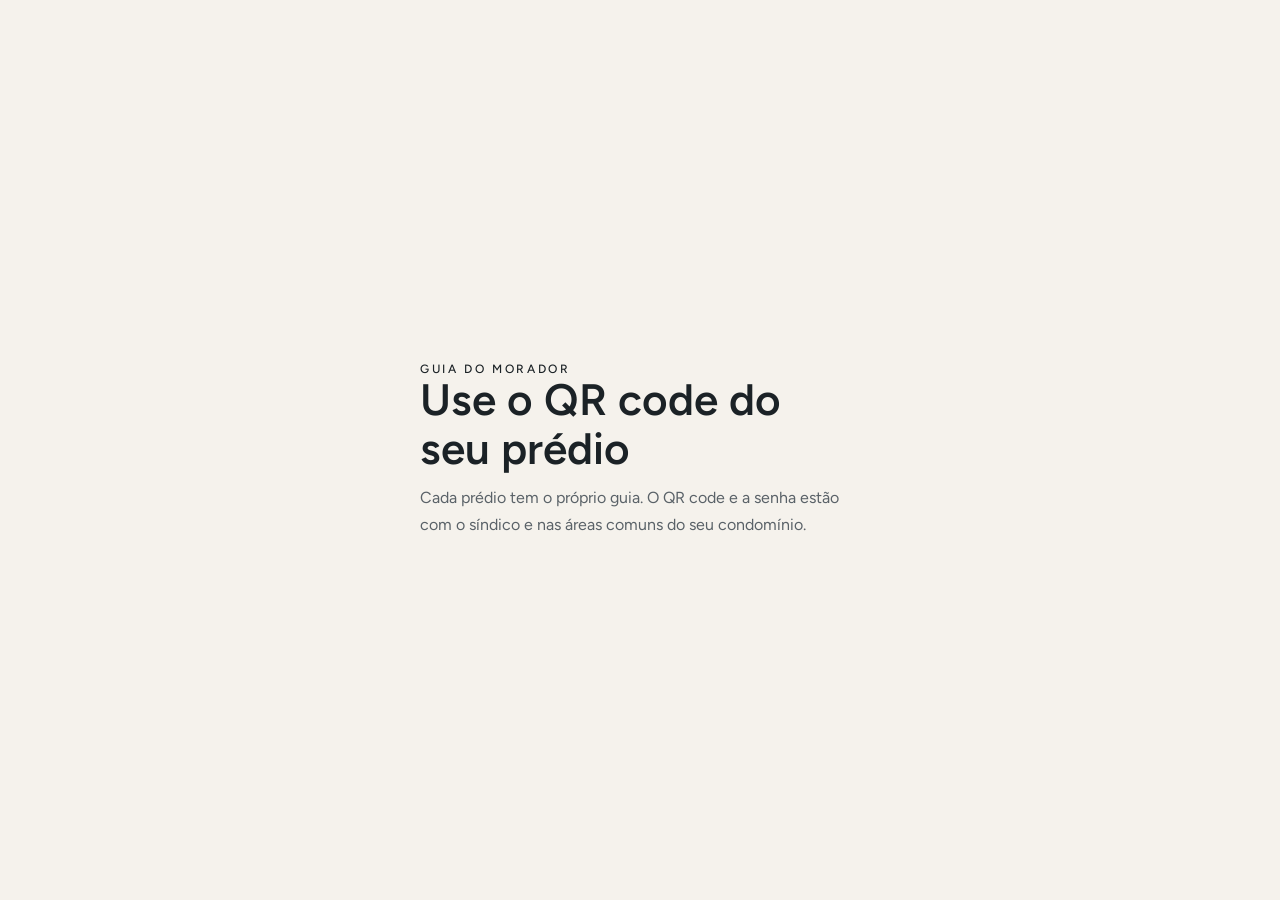
<file: index.html>
<!DOCTYPE html>
<html lang="pt-BR">
<head>
<meta charset="utf-8">
<meta name="viewport" content="width=device-width, initial-scale=1">
<meta name="robots" content="noindex, nofollow">
<title>Guia do Morador</title>
<link rel="stylesheet" href="assets/cartilha.css">
<style>
  body { min-height: 100dvh; display: grid; place-items: center; padding: 24px; }
  .caixa-raiz { max-width: 440px; }
  .caixa-raiz h1 { font-family: var(--serif); font-weight: 600; font-size: clamp(32px, 8vw, 44px); line-height: 1.1; margin: 0 0 12px; font-variation-settings: "opsz" 72; }
  .caixa-raiz p { color: var(--suave); margin: 0; }
  .caixa-raiz .rotulo { color: var(--cor); opacity: 1; }
</style>
</head>
<body>
  <main class="caixa-raiz">
    <p class="rotulo">Guia do morador</p>
    <h1>Use o QR code do seu prédio</h1>
    <p>Cada prédio tem o próprio guia. O QR code e a senha estão com o síndico e nas áreas comuns do seu condomínio.</p>
  </main>
</body>
</html>
</file>
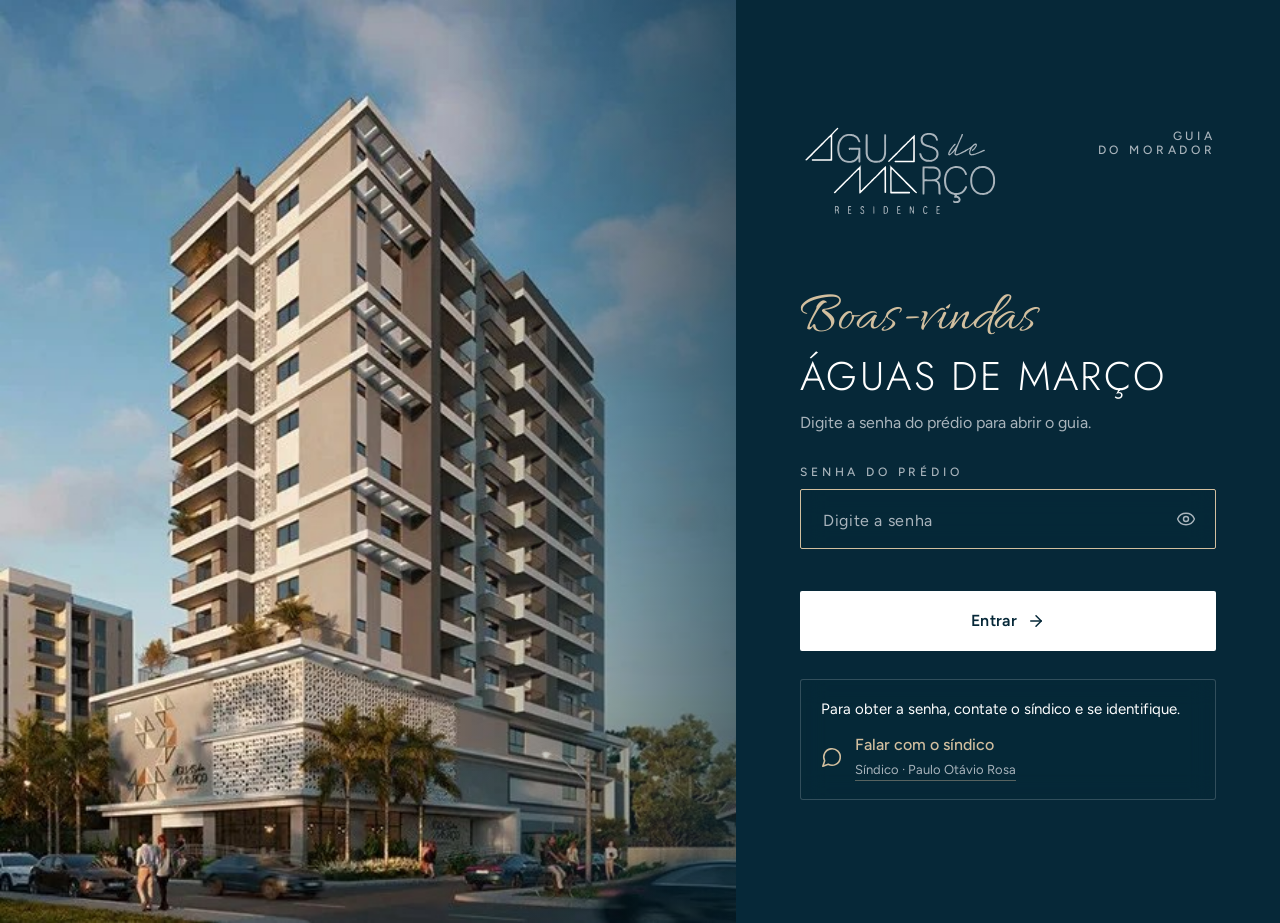
<file: aguas-de-marco/index.html>
<!DOCTYPE html>
<html lang="pt-BR" class="staticrypt-html">
<head>
<meta charset="utf-8">
<title>Guia do Morador · Águas de Março</title>
<meta name="viewport" content="width=device-width, initial-scale=1, viewport-fit=cover">
<meta name="robots" content="noindex, nofollow">
<meta name="theme-color" content="#062838">
<meta http-equiv="cache-control" content="no-cache">
<meta http-equiv="expires" content="0">
<meta http-equiv="pragma" content="no-cache">
<link rel="icon" href="data:image/svg+xml,%3Csvg%20xmlns%3D%22http%3A%2F%2Fwww.w3.org%2F2000%2Fsvg%22%20viewBox%3D%220%200%2032%2032%22%3E%3Crect%20width%3D%2232%22%20height%3D%2232%22%20rx%3D%226%22%20fill%3D%22%23062838%22%2F%3E%3Cpath%20d%3D%22M8%2024%20L24%208%20L24%2024%20Z%22%20fill%3D%22none%22%20stroke%3D%22%23fff%22%20stroke-width%3D%222%22%2F%3E%3C%2Fsvg%3E">
<link rel="stylesheet" href="../assets/cartilha.css?v=b556007be3">
<style>:root { --escuro: #062838; }</style>
<style>
/* =====================================================================
   TEMA — Águas de Março Residence
   Identidade tirada do logo e da fachada:
   - azul-marinho profundo do logo (#062838) e o cinza-azulado das letras (#a9b4bc)
   - areia/bege da fachada como cor de destaque
   - tipografia geométrica fina em caixa alta (como "RESIDENCE") + manuscrita (como "de")
   - o triângulo retângulo do "A" do logo como motivo gráfico
   Este arquivo é aplicado por cima do modelo base (assets/cartilha.css).
   ===================================================================== */
:root {
  --escuro: #062838;
  --escuro-2: #0b3449;
  --sobre-escuro-suave: #a9b4bc;
  --acento: #d2bf9f;
  --acento-texto: #7a5f3f;
  --papel: #f3f1ec;
  --papel-2: #e8e4dc;
  --cartao: #fbfaf7;
  --tinta: #0c1e28;
  --suave: #52616a;

  --fonte-titulo: "Jost", "Futura", system-ui, sans-serif;
  --fonte-script: "Allura", cursive;
  --script-estilo: normal;
  --titulo-peso: 300;
  --titulo-caixa: uppercase;
  --titulo-espaco: 0.06em;
  --rotulo-espaco: 0.32em;

  --r: 3px;
  --r-p: 2px;
  --botao-r: 2px;

  /* o triângulo do logo, em linha fina */
  --triangulo: url("data:image/svg+xml,%3Csvg xmlns='http://www.w3.org/2000/svg' viewBox='0 0 100 100' preserveAspectRatio='none'%3E%3Cpath d='M1 99 L99 1 L99 99 Z' fill='none' stroke='%23d2bf9f' stroke-width='1' vector-effect='non-scaling-stroke'/%3E%3C/svg%3E");
}

/* manuscrita maior, como o "de" do logo */
.capa-texto .script { font-size: clamp(56px, 15vw, 92px); margin-bottom: -2px; }
.capa h1 { font-size: clamp(26px, 7vw, 46px); line-height: 1.18; max-width: 20ch; }
.bloco h2 { font-size: clamp(28px, 6.4vw, 46px); line-height: 1.1; }
.folha-cab h2 { font-size: clamp(22px, 5.4vw, 30px); }
.contato .nome { font-size: 22px; }
@media (min-width: 760px) { .contato:first-child .nome { font-size: 30px; } }
.emergencia strong { font-weight: 200; }

/* rótulos de seção: o traço vira o triângulo */
.cab .rotulo::before { width: 22px; height: 22px; background: var(--triangulo) no-repeat center / contain; filter: none; }
.bloco:not(.escuro) .cab .rotulo::before {
  background-image: url("data:image/svg+xml,%3Csvg xmlns='http://www.w3.org/2000/svg' viewBox='0 0 100 100'%3E%3Cpath d='M4 96 L96 4 L96 96 Z' fill='none' stroke='%237a5f3f' stroke-width='5'/%3E%3C/svg%3E");
}

/* capa: moldura e triângulo do logo em volta da foto (computador) */
@media (min-width: 960px) {
  /* moldura em triângulo atrás da foto */
  .capa-figura::before {
    content: ""; position: absolute; z-index: 0;
    left: -56px; bottom: -40px; width: 70%; height: 62%;
    background: var(--triangulo) no-repeat center / 100% 100%;
    opacity: .9;
  }
  .capa-figura::after {
    content: ""; position: absolute; z-index: 2; inset: 0;
    border: 1px solid color-mix(in srgb, var(--acento) 45%, transparent);
    transform: translate(18px, -18px);
    pointer-events: none;
  }
}

/* ícones do guia em losango-quadrado, mais arquitetônicos */
.item-ic { border-radius: 2px; }
.doc-ic { border-radius: 2px; }
.caixa { border-radius: 2px; }

/* rodapé: logo um pouco maior */
.rodape .logo { width: 150px; }

</style>
<style>
  /* Tela de senha (modelo do StatiCrypt). Usa as mesmas variáveis e fontes do guia. */
  body { background: var(--escuro); color: var(--sobre-escuro); min-height: 100svh; }
  .hidden { display: none !important; }

  .bloqueio { position: relative; isolation: isolate; min-height: 100svh; display: grid; }
  .bloqueio-foto { position: absolute; inset: 0; z-index: -1; }
  .bloqueio-foto img { width: 100%; height: 100%; object-fit: cover; object-position: center 30%; }
  .bloqueio-foto::after {
    content: ""; position: absolute; inset: 0;
    background: linear-gradient(180deg,
      color-mix(in srgb, var(--escuro) 75%, transparent) 0%,
      color-mix(in srgb, var(--escuro) 5%, transparent) 20%,
      color-mix(in srgb, var(--escuro) 60%, transparent) 33%,
      color-mix(in srgb, var(--escuro) 94%, transparent) 46%,
      var(--escuro) 70%);
  }
  .painel {
    display: flex; flex-direction: column; justify-content: space-between; gap: 40px;
    min-height: 100svh;
    padding: max(28px, env(safe-area-inset-top)) 24px max(28px, env(safe-area-inset-bottom));
  }
  .painel-topo { display: flex; justify-content: space-between; align-items: flex-start; gap: 16px; }
  .marca .logo { width: clamp(150px, 44vw, 200px); height: auto; }
  .painel-topo .rotulo { color: var(--sobre-escuro-suave); text-align: right; padding-top: 6px; }

  .entrada { width: 100%; max-width: 420px; }
  .entrada .script { display: block; font-size: clamp(40px, 11vw, 56px); line-height: 1; color: var(--acento); margin-bottom: 8px; }
  .entrada h1 {
    font-family: var(--fonte-titulo); font-weight: var(--titulo-peso);
    text-transform: var(--titulo-caixa); letter-spacing: var(--titulo-espaco);
    font-size: clamp(28px, 7.5vw, 40px); line-height: 1.1;
  }
  .entrada .instrucao { margin-top: 12px; color: var(--sobre-escuro-suave); }

  form { margin-top: 28px; }
  .campo-rotulo { display: block; margin-bottom: 10px; color: var(--sobre-escuro-suave); }
  .campo { position: relative; }
  .campo input {
    width: 100%; height: 60px; padding: 0 60px 0 22px;
    font: 400 20px/1 var(--fonte-texto); letter-spacing: .2em;
    color: var(--sobre-escuro);
    background: color-mix(in srgb, var(--escuro) 40%, transparent);
    -webkit-backdrop-filter: blur(12px); backdrop-filter: blur(12px);
    border: 1px solid color-mix(in srgb, white 30%, transparent);
    border-radius: var(--botao-r);
    transition: border-color .2s, background .2s;
  }
  .campo input::placeholder { letter-spacing: .04em; color: var(--sobre-escuro-suave); font-size: 16px; }
  .campo input:focus { outline: none; border-color: var(--acento); background: color-mix(in srgb, var(--escuro) 70%, transparent); }
  .campo.com-erro input { border-color: #ff9a8a; }
  .olho {
    position: absolute; right: 8px; top: 8px; width: 44px; height: 44px;
    display: grid; place-items: center; border: 0; border-radius: 50%;
    background: transparent; color: var(--sobre-escuro-suave); cursor: pointer;
  }
  .olho:hover { color: var(--sobre-escuro); background: rgba(255,255,255,.08); }
  .erro { min-height: 22px; margin: 10px 0 10px 4px; color: #ffb4a8; font-size: 14px; }
  .entrar {
    display: flex; align-items: center; justify-content: center; gap: 10px;
    width: 100%; height: 60px; border: 0; border-radius: var(--botao-r);
    background: var(--sobre-escuro); color: var(--escuro);
    font: 600 16px/1 var(--fonte-texto); letter-spacing: .02em; cursor: pointer;
    transition: transform .15s, box-shadow .2s;
  }
  .entrar svg { transition: transform .2s; }
  .entrar:hover { transform: translateY(-1px); box-shadow: 0 10px 30px rgba(0,0,0,.3); }
  .entrar:hover svg { transform: translateX(4px); }
  .entrar:active { transform: translateY(1px); }
  .entrar[disabled] { opacity: .75; cursor: progress; }
  .pedir-senha {
    margin-top: 28px; padding: 18px 20px;
    border: 1px solid color-mix(in srgb, white 18%, transparent);
    border-radius: var(--r);
    background: color-mix(in srgb, var(--escuro) 55%, transparent);
    -webkit-backdrop-filter: blur(12px); backdrop-filter: blur(12px);
  }
  .pedir-senha p { font-size: 15px; line-height: 1.5; color: var(--sobre-escuro); }
  .pedir-senha a {
    display: flex; align-items: center; gap: 12px;
    min-height: 48px; margin-top: 12px;
    color: var(--acento); text-decoration: none; font-weight: 500;
  }
  .pedir-senha a svg { flex: none; }
  .pedir-senha a span { border-bottom: 1px solid color-mix(in srgb, var(--acento) 40%, transparent); transition: border-color .2s; }
  .pedir-senha a:hover span { border-color: var(--acento); }
  .pedir-senha small { display: block; color: var(--sobre-escuro-suave); font-size: 13px; font-weight: 400; border: 0; }

  .carregando { position: fixed; inset: 0; display: grid; place-items: center; }
  .carregando span { width: 34px; height: 34px; border-radius: 50%; border: 2px solid rgba(255,255,255,.2); border-top-color: var(--acento); animation: gira .8s linear infinite; }
  @keyframes gira { to { transform: rotate(360deg); } }

  @media (min-width: 960px) {
    .bloqueio.tem-foto { grid-template-columns: 1.15fr .85fr; }
    .tem-foto .bloqueio-foto { position: relative; inset: auto; z-index: 0; }
    .tem-foto .bloqueio-foto::after { background: linear-gradient(90deg, transparent 60%, color-mix(in srgb, var(--escuro) 60%, transparent)); }
    .painel { padding: 48px 64px; justify-content: center; gap: 72px; }
    .painel-topo { position: absolute; top: 40px; }
    .tem-foto .painel-topo { position: static; }
    .bloqueio:not(.tem-foto) .painel { align-items: center; }
    .bloqueio:not(.tem-foto) .painel-topo { left: 48px; right: 48px; }
  }
</style>
</head>
<body class="staticrypt-body">
  <div id="staticrypt_loading" class="carregando"><span aria-label="Carregando"></span></div>

  <div id="staticrypt_content" class="bloqueio tem-foto hidden">
    <div class="bloqueio-foto" aria-hidden="true"><img src="capa.jpg" alt="" fetchpriority="high"></div>
    <main class="painel">
      <div class="painel-topo">
        <div class="marca"><svg class="logo" xmlns="http://www.w3.org/2000/svg" viewBox="0 0 297 142" role="img" aria-label="Águas de Março Residence"><path class="logo-cinza" fill="#a9b4bc" d="M91.8,135.1C91.1,134.9 90.1,134.1 89.9,133.7C89.4,132.9 89.6,132.2 90.3,132.2C90.6,132.2 90.7,132.4 91.1,132.9C91.6,133.8 92.0,134.0 92.7,134.1C93.3,134.1 93.4,134.1 93.7,133.8C94.7,132.8 94.3,130.8 92.9,129.9C91.7,129.1 91.3,128.8 90.9,128.6C90.4,128.3 89.7,127.0 89.8,126.3C89.8,125.8 90.1,124.9 90.6,124.3C91.8,122.7 94.7,123.2 95.1,125.2C95.2,126.1 94.4,126.5 94.0,125.7C93.5,124.9 93.3,124.6 92.7,124.6C91.7,124.6 90.7,125.9 91.1,126.6C91.7,127.6 92.2,128.2 93.0,128.6C94.4,129.3 94.7,129.5 95.1,130.6C95.6,131.7 95.6,132.3 95.2,133.3C94.9,134.2 94.3,134.8 93.5,135.1C92.7,135.3 92.3,135.3 91.8,135.1ZM185.4,135.1C184.7,134.9 183.6,133.8 183.3,133.1C182.8,131.9 182.8,126.7 183.3,125.8C184.5,123.8 185.1,123.2 186.5,123.2C187.1,123.2 187.3,123.3 187.7,123.6C189.0,124.6 189.6,125.8 189.0,126.3C188.6,126.7 188.2,126.5 187.6,125.4C187.1,124.4 186.1,124.4 185.2,125.3C184.5,125.9 184.4,126.3 184.3,128.5C184.1,131.9 184.7,133.6 186.0,134.0C186.8,134.2 187.4,133.9 187.8,132.9C188.2,132.1 188.5,131.9 188.9,132.1C189.1,132.3 189.1,132.4 189.1,132.9C189.0,133.5 189.0,133.6 188.3,134.3C187.3,135.2 186.6,135.4 185.4,135.1ZM72.3,135.0C71.3,134.8 71.4,135.0 71.4,129.2L71.4,124.0L71.8,123.7C72.1,123.4 72.2,123.4 73.9,123.4C75.7,123.4 76.1,123.5 76.1,124.0C76.1,124.4 75.4,124.7 74.4,124.6C73.0,124.5 72.7,124.7 72.6,126.3C72.5,127.4 72.6,127.9 73.2,128.4C73.5,128.6 73.6,128.6 74.5,128.5C75.3,128.5 75.5,128.5 75.7,128.7C76.1,129.3 75.6,129.6 74.2,129.6C73.4,129.6 73.3,129.6 72.9,130.0L72.5,130.4L72.6,131.9C72.6,132.8 72.6,133.5 72.7,133.6C72.9,134.0 73.5,134.1 74.6,134.1C75.8,134.1 76.3,134.2 76.2,134.6C76.1,135.0 75.6,135.1 74.1,135.1C73.3,135.1 72.5,135.1 72.3,135.0ZM125.4,135.0C125.1,134.9 124.8,134.7 124.6,134.5L124.2,134.1L124.2,129.3C124.2,124.1 124.3,123.7 124.9,123.6C125.1,123.5 125.8,123.5 126.5,123.4C128.0,123.4 128.2,123.4 129.2,124.3C129.6,124.6 129.9,125.1 130.2,125.7L130.7,126.7L130.7,128.7C130.8,131.1 130.6,131.9 130.0,133.1C129.1,134.6 127.2,135.4 125.4,135.0ZM145.1,135.0C145.0,134.9 144.7,134.7 144.6,134.5C144.3,134.1 144.3,133.9 144.3,129.7C144.3,123.3 144.2,123.5 146.7,123.4C148.4,123.3 149.1,123.5 149.0,124.0C148.9,124.5 148.4,124.6 147.2,124.6C146.2,124.6 146.2,124.6 145.8,125.0C145.4,125.4 145.4,125.4 145.5,126.5C145.5,128.4 145.8,128.7 147.4,128.5C148.2,128.5 148.4,128.5 148.6,128.7C149.2,129.2 148.7,129.7 147.5,129.6C146.6,129.6 146.0,129.8 145.7,130.1C145.5,130.4 145.4,130.6 145.5,131.9C145.5,133.9 145.6,134.1 147.1,134.1C147.6,134.1 148.3,134.1 148.6,134.1C149.6,134.1 149.9,134.7 149.2,135.0C148.7,135.2 145.5,135.2 145.1,135.0ZM203.7,135.0C203.5,135.0 203.3,134.8 203.1,134.7L202.8,134.4L202.8,129.8C202.8,127.3 202.9,125.0 202.9,124.6C203.0,123.4 203.1,123.4 205.1,123.4C207.1,123.4 207.5,123.5 207.5,124.0C207.5,124.6 207.2,124.7 205.0,124.6C204.3,124.6 204.0,124.9 203.9,126.1C203.8,127.2 204.0,127.9 204.3,128.3C204.6,128.6 204.6,128.6 205.7,128.5C206.9,128.5 207.4,128.6 207.4,129.0C207.4,129.5 206.9,129.7 205.6,129.6C204.1,129.5 204.0,129.7 203.9,131.5C203.8,134.0 203.9,134.1 205.8,134.1C206.9,134.1 207.3,134.1 207.5,134.3C207.9,134.5 207.9,134.8 207.4,135.0C207.1,135.1 204.2,135.1 203.7,135.0ZM167.9,134.6C167.6,134.2 167.3,133.7 167.2,133.1C167.1,132.9 167.0,132.5 166.8,132.2C166.6,132.0 166.4,131.5 166.3,131.1C166.2,130.7 166.0,130.2 165.9,130.0C165.4,129.3 165.3,129.0 165.3,128.7C165.2,128.1 164.9,127.5 164.6,127.5C164.2,127.5 164.1,128.2 164.2,131.2C164.3,134.0 164.2,134.5 163.7,134.7C163.6,134.7 163.4,134.6 163.2,134.5C163.0,134.3 163.0,134.3 163.0,129.3C163.1,123.5 163.1,123.5 163.9,123.5C164.4,123.5 164.7,123.8 164.8,124.5C164.9,124.7 165.1,125.1 165.3,125.4C165.4,125.7 165.7,126.2 165.8,126.5C165.8,126.8 166.0,127.4 166.2,127.8C166.4,128.2 166.5,128.8 166.6,129.2C166.7,130.0 167.1,130.9 167.4,131.1C167.5,131.1 167.6,131.1 167.7,130.9C168.1,130.4 168.2,129.7 168.1,127.0C168.1,124.2 168.2,123.7 168.7,123.7C169.2,123.7 169.3,124.0 169.2,129.3C169.2,134.8 169.2,134.9 168.5,134.9C168.3,134.9 168.1,134.8 167.9,134.6ZM52.1,134.5C51.9,134.3 51.9,133.8 51.9,129.1C51.9,122.9 51.8,123.5 53.9,123.4C55.4,123.4 55.8,123.5 56.6,124.1C57.8,125.0 58.1,126.9 57.3,128.1C56.7,129.1 56.6,129.5 57.1,130.2L57.6,130.8L57.6,132.7C57.6,134.7 57.5,134.9 56.9,134.7C56.4,134.6 56.3,134.1 56.2,132.7C56.2,130.5 55.9,130.0 54.2,129.8C53.7,129.7 53.6,129.8 53.3,130.0C53.0,130.4 53.0,130.4 53.0,132.3C53.0,133.8 53.0,134.3 52.8,134.5C52.6,134.8 52.4,134.8 52.1,134.5ZM109.2,134.4C109.1,134.0 109.1,124.5 109.2,124.1C109.4,123.6 109.7,123.5 110.0,123.9C110.3,124.1 110.3,124.2 110.3,129.1C110.4,133.5 110.4,134.2 110.2,134.5C109.9,134.9 109.4,134.9 109.2,134.4ZM127.4,133.9C127.7,133.8 128.2,133.4 128.5,133.1C129.0,132.6 129.1,132.5 129.3,131.6C129.5,130.2 129.5,127.4 129.2,126.5C129.0,125.8 128.4,125.2 127.5,124.8C126.8,124.4 126.4,124.4 126.0,124.8L125.7,125.1L125.6,129.3C125.6,132.9 125.6,133.5 125.7,133.7C126.1,134.2 126.7,134.2 127.4,133.9ZM54.6,128.7C55.4,128.6 55.9,128.2 56.2,127.5C56.7,126.3 55.9,124.9 54.6,124.6C53.4,124.3 53.0,124.9 53.0,127.0C53.0,128.1 53.0,128.2 53.4,128.5C53.8,128.9 53.8,128.9 54.6,128.7ZM229.8,118.7C227.9,118.3 227.4,117.8 227.4,116.6C227.4,115.5 227.6,115.2 228.3,115.3C228.6,115.3 229.1,115.5 229.4,115.7C229.9,116.1 230.0,116.1 231.8,116.1C233.0,116.1 233.8,116.1 234.0,116.0C234.5,115.8 235.3,114.9 235.6,114.2C235.8,113.6 235.8,113.6 235.4,112.9C235.2,112.4 234.9,112.1 234.3,111.7C233.4,111.0 232.7,110.9 230.6,110.9C229.0,110.9 228.8,110.7 228.9,109.8C229.0,109.4 229.1,108.9 229.4,108.5C230.1,107.3 229.8,106.8 228.3,106.5C227.8,106.4 227.3,106.3 227.1,106.2C226.9,106.1 226.4,105.9 226.0,105.8C225.0,105.6 224.1,105.2 223.2,104.6C222.9,104.3 222.4,104.0 222.0,103.8C220.4,103.0 217.1,99.1 216.2,97.0C216.1,96.5 215.8,96.0 215.7,95.7C215.3,95.0 214.6,92.9 214.5,91.8C213.8,88.5 213.7,83.5 214.2,80.8C214.3,80.5 214.5,79.7 214.6,79.0C214.8,77.8 215.4,75.6 215.7,75.2C215.8,75.0 216.0,74.6 216.1,74.2C216.4,73.5 218.1,70.7 218.6,70.3C218.7,70.2 219.2,69.7 219.6,69.2C221.8,66.7 224.6,65.1 227.7,64.5C230.4,64.0 230.7,64.0 232.8,64.0C236.8,64.2 238.9,64.8 241.8,66.7C243.5,67.8 246.2,71.1 246.9,73.0C247.1,73.4 247.4,74.4 247.7,75.0C248.0,75.8 248.1,76.3 248.1,76.6C248.0,77.0 247.4,77.3 246.5,77.3C245.6,77.3 245.3,77.0 245.0,76.1C244.9,75.7 244.6,75.2 244.5,74.8C244.3,74.5 244.1,74.0 244.1,73.9C244.0,73.5 243.1,72.2 242.3,71.1C241.2,69.6 238.6,68.0 236.1,67.3C234.8,66.9 231.2,66.7 229.7,67.0C227.6,67.4 224.8,68.4 223.9,69.1C223.7,69.2 223.3,69.6 222.9,69.8C222.6,70.1 222.1,70.5 221.9,70.7C221.7,71.0 221.3,71.5 220.9,71.9C220.5,72.4 220.0,73.0 219.8,73.4C219.6,73.7 219.4,74.2 219.2,74.4C219.1,74.5 218.8,75.2 218.6,75.8C218.1,76.8 218.0,77.4 217.4,79.9C216.9,82.5 216.8,86.7 217.2,89.5C217.7,92.9 218.1,94.1 219.3,96.4C220.1,97.9 221.6,99.7 222.6,100.6C222.9,100.8 223.3,101.2 223.6,101.4C224.0,101.8 224.4,102.1 224.8,102.2C225.2,102.3 225.6,102.5 225.7,102.6C226.0,103.0 228.5,103.7 229.7,103.9C231.7,104.1 234.5,104.0 236.1,103.5C236.9,103.3 237.8,103.0 238.1,102.9C240.3,101.7 240.4,101.6 241.8,100.2C242.7,99.3 244.6,96.4 245.1,95.1C245.4,94.2 245.7,94.0 246.7,94.0C247.6,94.0 248.1,94.2 248.2,94.5C248.2,94.7 247.7,96.3 247.4,96.8C247.3,96.9 247.1,97.4 246.9,97.9C246.1,99.7 243.5,102.8 241.8,104.0C240.9,104.7 238.9,105.7 238.2,105.9C237.8,105.9 237.3,106.1 236.9,106.3C236.5,106.5 235.9,106.6 235.0,106.6C233.5,106.7 233.0,106.9 232.9,107.5C232.8,107.9 233.1,108.2 234.1,108.6C235.7,109.2 235.9,109.3 236.4,109.8C236.7,110.0 237.1,110.4 237.3,110.5C237.7,110.9 238.5,112.9 238.5,113.6C238.5,113.8 238.3,114.6 238.1,115.3C237.8,116.4 237.7,116.5 236.9,117.2C236.0,118.1 235.4,118.4 234.1,118.7C233.0,118.9 230.9,118.9 229.8,118.7ZM269.6,106.7C268.1,106.7 266.8,106.4 266.4,106.2C266.2,106.1 265.7,105.9 265.2,105.8C264.0,105.6 262.0,104.5 260.9,103.5C260.6,103.3 260.2,103.0 259.9,102.8C258.6,102.0 256.5,99.5 255.6,97.7C254.0,94.6 253.5,92.8 253.1,89.6C252.7,86.6 252.7,82.4 253.2,80.1C253.8,77.4 254.4,75.5 255.3,73.8C256.2,71.9 256.6,71.3 258.1,69.7C258.7,69.1 259.2,68.6 259.2,68.5C259.3,68.5 259.5,68.3 259.8,68.1C260.0,68.0 260.6,67.5 261.0,67.0C261.5,66.6 261.9,66.2 262.0,66.2C262.1,66.2 262.6,66.1 263.0,65.8C264.2,65.2 266.1,64.5 266.8,64.4C267.2,64.4 268.1,64.2 268.9,64.1C272.2,63.6 276.9,64.3 279.4,65.7C279.8,66.0 280.4,66.4 280.8,66.5C281.9,67.2 284.7,69.8 285.4,70.9C287.2,73.5 287.7,74.5 287.9,75.2C288.0,75.5 288.2,76.1 288.3,76.3C288.5,76.6 288.7,77.3 288.8,77.8C288.9,78.3 289.1,79.0 289.2,79.4C289.6,80.6 289.8,82.5 289.7,86.1C289.7,89.3 289.7,89.5 289.3,90.9C289.1,91.8 288.8,92.7 288.8,93.1C288.7,93.5 288.5,94.0 288.3,94.3C288.2,94.6 287.9,95.2 287.8,95.6C287.7,96.0 287.5,96.5 287.3,96.7C287.1,96.9 286.9,97.3 286.9,97.4C286.7,98.0 285.6,99.7 285.2,100.1C285.0,100.4 284.7,100.8 284.6,101.0C284.4,101.3 282.2,103.3 281.5,103.7C280.4,104.4 279.9,104.7 279.6,104.8C279.5,104.9 279.0,105.1 278.7,105.3C278.4,105.5 277.8,105.7 277.4,105.8C276.9,105.9 276.3,106.1 275.9,106.2C274.7,106.7 272.1,106.9 269.6,106.7ZM182.6,106.2C182.0,105.8 182.0,106.7 182.0,85.3C182.0,63.4 181.9,64.7 182.7,64.6C182.8,64.5 186.6,64.5 191.0,64.5L199.1,64.6L200.6,65.0C203.0,65.5 204.9,66.6 206.5,68.3C208.2,70.1 209.0,72.3 209.0,75.2C209.0,76.8 208.8,78.7 208.4,79.7C207.9,81.4 206.1,83.6 204.7,84.3C203.3,85.0 203.2,85.6 204.7,86.3C206.0,87.0 207.4,89.0 207.8,90.8C207.9,91.3 208.0,91.8 208.1,92.0C208.3,92.6 208.4,93.6 208.5,98.8C208.6,102.0 208.7,104.1 208.8,104.6C209.0,105.4 208.9,105.9 208.5,106.1C208.1,106.3 207.0,106.3 206.6,106.1C205.7,105.6 205.6,105.2 205.5,98.9C205.4,91.9 205.2,91.3 203.6,89.0C203.2,88.4 202.9,88.2 202.2,87.8C200.0,86.7 198.9,86.6 191.3,86.6L185.5,86.6L185.2,86.9L184.9,87.2L184.9,96.3C184.9,105.9 184.9,105.8 184.3,106.1C184.0,106.4 183.0,106.4 182.6,106.2ZM275.2,103.6C276.6,103.2 276.9,103.1 278.6,102.2C280.3,101.3 283.4,98.2 284.2,96.4C284.4,96.0 284.7,95.4 284.9,95.1C285.1,94.8 285.2,94.5 285.2,94.4C285.2,94.3 285.4,93.8 285.7,93.4C286.0,92.7 286.1,92.2 286.2,91.4C286.3,90.7 286.5,89.8 286.6,89.3C286.7,88.7 286.8,87.6 286.8,85.4C286.8,82.1 286.8,82.2 286.0,78.4C285.5,75.9 282.0,70.6 280.3,69.7C280.0,69.6 279.6,69.3 279.4,69.1C278.7,68.6 276.6,67.6 275.7,67.4C275.2,67.3 274.5,67.2 274.1,67.0C273.6,66.9 272.9,66.8 271.1,66.8L268.7,66.8L267.1,67.3C264.8,68.1 263.4,68.7 262.9,69.2C262.6,69.4 262.2,69.7 261.9,69.9C261.4,70.0 261.2,70.3 260.9,70.7C260.7,71.0 260.2,71.5 259.9,71.9C259.6,72.2 259.2,72.8 259.0,73.1C258.9,73.4 258.5,74.0 258.2,74.4C258.0,74.8 257.7,75.5 257.6,75.9C257.4,76.2 257.2,76.7 257.1,76.9C257.0,77.2 256.8,77.6 256.7,78.0C256.7,78.4 256.4,79.2 256.2,79.9C255.8,81.1 255.8,81.1 255.8,84.4C255.7,88.0 255.9,89.9 256.3,91.4C256.5,91.9 256.7,92.6 256.7,92.9C256.8,93.3 257.0,93.7 257.1,93.9C257.3,94.2 257.5,94.7 257.6,95.1C258.1,96.7 260.3,99.5 262.4,101.2C263.7,102.3 266.3,103.5 268.3,103.9C268.6,103.9 270.0,104.0 271.4,103.9C273.7,103.9 274.1,103.9 275.2,103.6ZM198.7,83.5C201.3,83.0 202.8,82.4 203.9,81.3C204.8,80.4 205.1,80.0 205.5,78.7C206.2,76.6 206.2,74.8 205.5,72.5C204.9,70.3 202.9,68.4 200.5,67.9C197.9,67.4 197.9,67.4 191.6,67.4C185.5,67.3 185.5,67.3 185.2,67.6L184.9,67.9L184.9,75.6L185.0,83.4L185.3,83.7C185.7,84.0 196.6,83.9 198.7,83.5ZM90.2,63.7C89.4,63.0 89.4,62.9 90.1,62.9C90.6,62.9 90.9,63.3 90.9,63.9L90.8,64.4L90.2,63.7ZM133.2,64.3C133.1,64.1 133.1,63.4 133.3,63.2C133.5,62.9 134.0,62.8 134.4,63.0C134.6,63.1 134.5,63.2 134.0,63.7C133.6,64.1 133.3,64.3 133.2,64.3ZM71.1,59.0C69.1,58.8 66.2,58.0 64.8,57.2C62.7,56.1 60.0,53.6 58.7,51.5C56.1,47.6 54.9,41.8 55.4,35.7C55.5,33.9 55.8,32.2 56.3,29.9C56.7,28.2 58.0,25.2 59.0,23.8C59.7,22.8 62.0,20.4 62.6,20.0C62.9,19.8 63.4,19.4 63.8,19.0C64.3,18.7 64.9,18.3 65.2,18.2C65.5,18.1 66.0,17.8 66.2,17.7C66.5,17.5 66.9,17.3 69.1,16.7C70.3,16.4 70.6,16.3 73.0,16.3C74.5,16.2 76.0,16.3 76.7,16.4C77.9,16.5 80.8,17.3 81.3,17.7C81.5,17.8 81.9,18.0 82.3,18.1C82.7,18.3 83.5,18.8 84.1,19.3C84.7,19.8 85.3,20.2 85.3,20.2C85.6,20.3 87.5,22.8 87.8,23.6C88.0,24.0 88.3,24.5 88.4,24.7C88.8,25.3 89.6,27.6 89.6,27.9C89.6,28.5 89.2,28.7 88.2,28.7C87.0,28.7 86.7,28.5 86.4,27.2C86.1,26.3 85.3,24.7 84.8,24.1C84.6,23.9 84.3,23.5 84.1,23.2C83.3,22.0 81.1,20.5 79.4,19.9C76.6,19.0 72.0,18.7 70.0,19.4C69.7,19.5 69.1,19.7 68.6,19.8C67.1,20.1 64.1,22.1 62.8,23.6C61.0,25.6 59.3,29.4 58.7,32.5C58.1,36.0 58.2,41.4 59.0,44.5C59.2,45.0 59.4,45.8 59.5,46.3C59.6,46.8 59.8,47.5 60.0,47.7C60.1,48.0 60.4,48.6 60.6,49.0C61.1,49.9 61.6,50.6 62.7,51.9C65.4,55.4 70.7,56.9 76.4,56.0C78.2,55.7 78.4,55.6 79.9,54.9C81.3,54.2 81.6,53.9 82.7,52.9C83.5,52.1 84.0,51.5 84.2,51.0C84.4,50.6 84.9,49.7 85.3,48.9C85.9,47.8 86.0,47.4 86.1,46.6C86.2,46.1 86.3,45.3 86.4,44.8C86.5,44.3 86.6,43.5 86.6,43.0C86.6,42.6 86.7,41.8 86.8,41.4C86.9,40.4 86.8,40.0 86.3,39.8C86.1,39.7 84.1,39.6 79.5,39.6C72.3,39.6 72.6,39.7 72.4,38.8C72.2,38.0 72.2,37.6 72.6,37.2L72.9,36.9L81.0,36.9C88.8,36.9 89.1,36.9 89.4,37.2L89.6,37.4L89.6,47.6L89.6,57.9L89.3,58.2C88.7,58.7 87.4,58.8 87.1,58.2C86.9,57.8 86.7,55.2 86.9,54.3C87.0,53.4 86.9,52.9 86.5,52.9C86.3,52.9 85.4,53.8 84.5,55.1C84.3,55.3 83.8,55.7 83.4,55.9C83.1,56.2 82.7,56.4 82.7,56.5C82.6,56.7 80.9,57.6 80.4,57.8C80.1,57.9 79.5,58.1 79.1,58.3C77.7,58.9 73.7,59.2 71.1,59.0ZM109.2,58.8C106.9,58.3 105.3,57.8 104.1,56.9C103.7,56.6 103.1,56.2 102.9,56.1C102.3,55.7 100.3,53.5 99.8,52.8C99.1,51.4 98.4,49.9 98.2,48.9C98.1,48.4 97.9,47.5 97.8,46.9C97.5,45.5 97.4,17.8 97.7,17.3C98.1,16.6 99.4,16.5 100.0,16.9C100.6,17.3 100.6,17.4 100.5,31.0C100.5,39.7 100.5,44.4 100.6,45.2C100.8,46.6 101.1,48.2 101.4,48.9C101.6,49.2 101.8,49.7 101.9,50.1C102.1,50.8 102.9,52.0 103.4,52.5C103.6,52.7 103.9,53.0 104.0,53.2C104.2,53.4 104.5,53.8 104.9,54.0C105.2,54.1 105.7,54.5 106.0,54.7C106.5,55.0 107.1,55.3 108.4,55.7C110.2,56.1 110.2,56.1 112.7,56.2C115.0,56.2 115.3,56.2 116.7,55.9C118.1,55.5 119.6,54.9 119.8,54.6C119.9,54.6 120.2,54.4 120.5,54.2C121.3,53.8 122.8,52.0 123.2,51.1C123.3,50.9 123.6,50.2 123.8,49.7C124.0,49.1 124.3,48.4 124.3,48.1C124.4,47.7 124.5,47.1 124.6,46.6C125.1,45.1 125.1,44.0 125.1,30.5C125.1,15.2 125.0,16.7 126.4,16.7C127.3,16.7 127.7,17.0 127.8,17.5C127.9,17.7 127.9,24.1 127.8,31.8L127.8,45.8L127.5,47.4C126.8,50.9 126.0,52.7 124.7,54.2C124.2,54.7 123.8,55.2 123.7,55.3C123.6,55.5 123.3,55.7 123.0,55.9C122.8,56.1 122.5,56.3 122.4,56.4C122.3,56.6 120.7,57.6 120.4,57.7C120.2,57.7 119.6,58.0 119.1,58.2C118.3,58.6 117.9,58.7 116.4,58.8C113.0,59.2 111.6,59.2 109.2,58.8ZM188.9,57.5C188.0,57.4 185.6,56.7 184.8,56.3C184.4,56.1 183.9,55.8 183.6,55.8C183.4,55.7 182.7,55.2 182.1,54.7C179.8,52.8 178.9,51.5 177.8,48.3C176.8,45.4 176.9,45.0 178.5,45.1C179.9,45.1 179.9,45.1 180.7,48.0C181.0,48.8 181.5,49.7 182.3,50.7C182.6,51.1 182.9,51.4 182.9,51.5C182.9,51.6 184.4,52.7 185.6,53.5C186.5,54.1 188.2,54.6 190.4,54.7C193.6,55.0 196.7,54.5 198.6,53.3C199.6,52.7 201.5,50.8 201.9,50.0C202.2,49.3 202.8,46.8 202.8,45.8C202.8,45.0 202.2,42.7 201.9,42.1C201.2,40.6 198.6,38.6 196.6,37.9C196.2,37.8 195.6,37.5 195.3,37.3C195.1,37.2 194.3,36.9 193.7,36.8C193.0,36.6 192.4,36.5 192.2,36.4C192.1,36.3 191.2,36.0 190.2,35.8C189.1,35.6 187.9,35.2 187.3,34.9C186.8,34.7 186.2,34.5 186.2,34.5C186.0,34.5 184.2,33.6 183.3,33.1C181.7,32.1 180.1,29.9 179.5,28.1C179.1,27.0 179.1,25.7 179.2,23.9C179.4,21.9 179.5,21.6 180.2,20.3C181.6,17.7 184.0,16.0 187.4,15.2C188.6,14.9 188.9,14.8 191.7,14.8C195.3,14.8 196.2,15.0 198.4,16.1C200.9,17.2 203.1,19.6 203.9,22.1C204.1,22.5 204.3,23.2 204.5,23.6C204.6,23.9 204.8,24.5 204.8,24.9C204.9,25.8 204.7,26.1 203.7,26.2C202.7,26.3 202.3,26.1 202.1,25.3C201.8,24.2 200.9,22.0 200.3,21.2C199.1,19.6 196.6,18.1 194.2,17.7C192.8,17.5 188.9,17.7 188.0,18.0C187.6,18.1 187.1,18.3 186.8,18.3C185.3,18.6 183.1,20.5 182.7,21.8C182.7,22.1 182.5,22.6 182.4,23.1C182.0,24.1 182.0,25.9 182.4,26.9C182.5,27.3 182.6,27.8 182.7,28.0C182.9,29.4 186.0,31.6 188.8,32.4C189.2,32.5 189.8,32.7 190.0,32.8C190.3,32.9 191.0,33.1 191.6,33.2C192.2,33.3 193.0,33.5 193.3,33.7C193.6,33.9 194.3,34.1 194.8,34.2C195.3,34.3 196.0,34.5 196.4,34.7C196.8,34.9 197.3,35.1 197.6,35.2C197.9,35.3 198.4,35.5 198.7,35.7C199.0,35.9 199.5,36.2 199.8,36.2C200.0,36.3 200.3,36.4 200.3,36.5C200.4,36.6 200.7,36.9 201.2,37.1C202.3,37.9 203.3,39.0 204.1,40.1C205.3,41.9 205.6,43.2 205.7,45.9C205.7,47.4 205.6,47.7 205.3,49.0C204.7,50.9 204.0,52.2 202.6,53.6C202.0,54.2 201.3,54.9 201.1,55.0C200.5,55.5 198.0,56.8 197.7,56.8C197.6,56.8 197.0,56.9 196.3,57.1C195.2,57.5 195.2,57.5 192.4,57.6C190.9,57.6 189.3,57.6 188.9,57.5ZM230.9,48.0C229.3,47.2 228.9,45.4 229.7,43.0C230.1,41.7 229.9,41.0 229.3,41.8C229.2,41.9 228.7,42.4 228.2,42.9C227.8,43.3 226.9,44.3 226.2,45.0C224.5,46.9 222.7,48.1 221.7,48.1C219.5,48.1 219.4,45.6 221.4,41.7C221.9,40.7 222.5,39.6 222.7,39.4C222.8,39.2 223.1,38.8 223.2,38.6C223.4,38.3 223.7,37.8 224.0,37.4C224.3,37.1 224.9,36.3 225.4,35.7C225.8,35.2 226.4,34.4 226.7,34.1C227.7,33.0 228.8,31.8 229.3,31.3C229.7,30.8 229.8,30.7 230.3,30.8C230.7,30.8 230.8,30.9 231.0,31.1C231.4,31.7 231.2,32.0 230.1,33.1C229.6,33.6 228.8,34.5 228.4,34.9C228.0,35.4 227.5,36.0 227.3,36.2C227.1,36.4 226.9,36.7 226.8,36.9C226.7,37.1 226.4,37.5 226.2,37.8C225.9,38.0 225.6,38.5 225.5,38.8C225.3,39.1 224.9,39.8 224.5,40.4C224.1,41.0 223.6,41.7 223.5,42.1C223.3,42.4 222.9,43.1 222.6,43.6C221.8,45.0 221.7,45.9 222.3,45.9C223.0,45.9 225.4,43.5 228.0,40.3C228.7,39.5 229.4,38.6 229.7,38.3C229.9,38.0 230.2,37.6 230.3,37.3C230.4,37.1 230.8,36.5 231.2,36.1C231.5,35.6 232.0,34.8 232.3,34.3C232.5,33.8 233.0,32.9 233.4,32.2C233.8,31.5 234.2,30.7 234.3,30.3C234.4,30.0 234.6,29.5 234.8,29.2C235.0,29.0 235.2,28.6 235.3,28.4C235.3,28.1 235.6,27.6 235.7,27.2C235.9,26.9 236.1,26.4 236.2,26.2C236.2,26.0 236.4,25.5 236.6,25.1C236.8,24.6 237.3,23.6 237.6,22.7C238.0,21.8 238.5,20.7 238.7,20.3C238.9,19.9 239.2,19.3 239.3,18.9C239.7,17.8 240.1,16.8 240.4,16.5C240.6,16.2 241.3,16.2 241.7,16.4C242.3,16.8 242.2,17.5 241.2,19.6C240.2,21.7 239.8,22.6 239.7,22.9C239.6,23.0 239.4,23.5 239.2,23.9C238.7,24.9 237.9,26.7 237.8,27.0C237.8,27.2 237.4,28.0 236.9,28.9C236.5,29.8 235.9,31.0 235.7,31.6C235.5,32.1 235.2,33.1 234.9,33.8C234.6,34.5 234.2,35.4 234.1,35.8C233.9,36.2 233.6,37.2 233.3,37.9C233.0,38.6 232.7,39.5 232.6,40.0C232.5,40.4 232.2,41.2 232.1,41.6C231.7,42.6 231.4,43.9 231.3,44.9C231.2,45.5 231.3,45.6 231.6,45.9C232.1,46.4 232.6,46.4 233.6,46.1C234.1,45.9 235.1,45.5 235.8,45.3C236.6,45.0 237.6,44.6 238.3,44.1C239.0,43.7 239.8,43.3 240.1,43.2C240.3,43.2 240.7,43.0 240.9,42.8C241.5,42.4 243.1,41.5 243.7,41.3C244.0,41.1 244.4,40.9 244.7,40.7C244.9,40.5 245.6,40.1 246.2,39.8C246.9,39.5 247.7,39.1 247.9,38.9C248.2,38.7 248.8,38.4 249.2,38.2C250.9,37.3 251.7,36.9 251.9,36.6C252.0,36.5 252.4,36.3 252.7,36.1C253.4,35.7 254.1,35.2 256.0,33.3C258.4,31.0 260.0,30.2 261.4,30.6C262.5,30.9 262.9,31.7 262.7,33.4C262.6,34.1 262.5,34.4 261.9,35.3C261.6,35.8 261.1,36.6 261.0,36.9C260.8,37.2 260.5,37.6 260.3,37.8C260.0,38.0 259.6,38.5 259.3,38.9C259.1,39.3 258.7,39.7 258.4,39.9C258.2,40.0 257.9,40.3 257.7,40.5C256.9,41.5 255.8,41.9 255.4,41.5C255.0,41.1 255.4,39.8 256.0,39.5C256.8,39.0 259.2,36.5 260.0,35.1C261.0,33.6 261.1,33.4 260.9,33.0C260.5,32.1 259.6,32.6 257.5,34.7C256.7,35.6 255.8,36.6 255.7,36.9C255.5,37.2 255.3,37.5 255.2,37.6C254.6,38.1 253.0,42.1 252.9,43.5C252.8,44.9 253.3,46.0 254.3,46.2C254.9,46.4 256.7,46.2 258.2,45.8C258.8,45.6 259.8,45.4 260.4,45.2C261.1,45.0 261.8,44.7 262.2,44.6C263.2,44.1 264.8,43.4 265.3,43.3C265.6,43.2 266.2,42.9 266.6,42.7C267.0,42.4 267.4,42.2 267.4,42.2C267.6,42.2 269.8,41.2 272.2,40.0C273.1,39.6 273.5,39.5 273.7,39.6C275.0,39.9 274.7,41.4 273.2,41.8C272.9,41.8 272.4,42.1 271.9,42.3C271.5,42.5 270.6,43.0 269.9,43.3C269.2,43.5 268.2,44.0 267.6,44.3C267.0,44.5 266.3,44.8 266.0,44.9C265.7,45.0 265.1,45.2 264.7,45.4C264.3,45.6 263.9,45.8 263.8,45.8C263.8,45.8 263.3,45.9 262.8,46.2C262.3,46.4 261.5,46.7 261.0,46.8C260.5,46.9 259.8,47.1 259.6,47.3C259.0,47.7 256.1,48.2 255.0,48.2C253.8,48.2 252.7,47.7 251.9,46.7C251.2,45.8 251.1,45.0 251.2,43.3C251.2,42.2 251.3,41.9 251.7,40.9C252.3,39.5 252.4,38.8 252.0,38.8C251.6,38.8 251.1,39.0 250.6,39.5C249.9,40.0 248.2,41.1 246.7,41.9C246.1,42.3 245.3,42.7 244.9,43.0C244.5,43.2 244.0,43.4 243.7,43.5C243.4,43.6 242.9,43.9 242.5,44.2C242.1,44.4 241.4,44.7 241.0,44.9C240.6,45.0 240.2,45.3 240.0,45.4C239.5,45.7 237.3,46.7 236.9,46.8C236.6,46.9 236.2,47.1 235.8,47.2C234.3,48.1 231.8,48.5 230.9,48.0Z"/><path class="logo-branco" fill="#ffffff" d="M88.3,104.5L88.0,104.2L88.0,86.9C88.0,77.4 88.0,69.6 87.9,69.4C87.9,69.3 87.7,69.3 87.6,69.3C87.3,69.3 86.3,69.8 86.0,70.2C85.9,70.3 82.3,73.9 78.0,78.2C73.7,82.5 70.1,86.1 70.1,86.2C70.0,86.2 67.9,88.4 65.4,90.9C58.0,98.3 54.6,101.7 54.4,101.8C54.2,101.9 54.0,102.1 53.9,102.3C53.4,103.0 52.0,104.2 51.6,104.2C51.3,104.2 50.2,103.3 50.2,103.1C50.2,103.0 51.8,101.4 53.7,99.5C55.5,97.7 58.2,95.0 59.6,93.6C61.0,92.2 65.0,88.2 68.5,84.7C72.0,81.2 75.0,78.3 75.1,78.2C75.1,78.2 76.1,77.2 77.1,76.1C78.2,75.0 79.4,73.8 79.7,73.5C80.0,73.2 81.9,71.3 83.8,69.4C85.7,67.4 87.8,65.4 88.4,64.9L89.4,64.0L89.8,64.3L90.1,64.7L90.1,82.2C90.1,94.0 90.1,99.8 90.2,99.9C90.5,100.2 91.3,99.9 92.1,99.0C92.7,98.4 94.7,96.3 96.2,94.8C96.4,94.7 98.4,92.7 100.8,90.3C103.2,87.8 105.3,85.8 105.4,85.7C105.5,85.6 105.7,85.3 105.9,85.1C106.1,84.8 106.6,84.4 106.9,84.1C107.5,83.7 108.1,83.1 110.0,81.1C110.5,80.6 112.0,79.1 113.3,77.8C114.7,76.4 115.9,75.1 116.1,74.9C116.4,74.6 118.6,72.4 124.0,67.0L127.1,64.0L127.4,64.4L127.8,64.8L127.8,84.0L127.9,103.2L127.4,103.6C127.1,104.0 127.0,104.0 126.5,103.9C126.3,103.9 125.9,103.7 125.8,103.6L125.5,103.3L125.5,86.6C125.5,73.1 125.5,69.9 125.3,69.7C125.2,69.5 125.1,69.5 124.6,69.6C124.1,69.7 124.0,69.8 123.5,70.6C123.3,70.9 122.9,71.3 122.5,71.6C122.2,71.8 121.7,72.3 121.5,72.6C121.3,72.8 121.0,73.2 120.7,73.4C120.5,73.6 117.9,76.1 115.0,79.0C112.1,81.9 109.6,84.4 109.5,84.5C109.0,84.9 104.4,89.5 104.2,89.8C104.0,89.9 103.2,90.7 102.3,91.6C101.4,92.5 100.6,93.3 100.6,93.4C98.0,96.1 89.1,104.9 88.9,104.9C88.8,104.9 88.5,104.7 88.3,104.5ZM134.4,104.2L134.0,103.8L134.0,84.9C134.0,74.6 134.0,65.8 133.9,65.5C133.9,64.9 133.9,64.9 134.3,64.4L134.7,63.9L144.8,74.0C155.3,84.4 164.5,93.6 170.3,99.5C172.2,101.4 173.8,103.0 173.8,103.1C173.8,103.3 172.7,104.3 172.4,104.3C172.1,104.3 171.7,103.9 170.8,103.0C168.4,100.7 145.1,77.3 144.9,77.2C144.9,77.1 143.3,75.6 141.5,73.8C139.7,72.0 138.2,70.4 138.1,70.3C138.0,70.0 136.8,69.2 136.4,69.2C136.3,69.2 136.2,69.3 136.1,69.5C136.1,69.6 136.0,76.2 136.0,85.8L136.1,101.9L136.4,102.1C136.6,102.2 139.5,102.2 149.7,102.2L162.6,102.2L163.1,102.6C163.6,103.1 163.7,103.7 163.2,104.3L162.8,104.6L148.8,104.6L134.8,104.6L134.4,104.2ZM141.4,58.3C141.1,58.2 140.4,57.5 140.4,57.1C140.4,57.0 140.6,56.7 140.8,56.5L141.2,56.1L154.6,56.1L167.9,56.1L168.1,55.8C168.3,55.4 168.3,24.1 168.1,23.5C168.1,23.3 168.0,23.2 167.7,23.1C167.3,23.1 167.1,23.3 165.9,24.6C165.1,25.4 163.8,26.7 163.0,27.5C162.2,28.3 160.2,30.3 158.6,31.9C157.0,33.5 154.9,35.5 154.0,36.4C153.1,37.3 152.2,38.2 152.1,38.4C151.3,39.2 145.6,44.9 145.4,44.9C145.3,45.0 145.0,45.3 144.8,45.6C144.6,45.9 144.3,46.3 144.1,46.4C143.9,46.6 141.3,49.2 138.3,52.1C133.1,57.3 132.4,58.0 132.0,58.0C131.7,58.0 130.9,57.1 130.9,56.8C130.9,56.5 131.5,55.7 132.7,54.6C133.4,54.0 135.9,51.5 136.6,50.7C137.0,50.2 141.9,45.4 142.8,44.6C143.1,44.4 143.5,43.9 144.5,42.9C144.7,42.8 145.1,42.3 145.5,41.9C145.9,41.5 146.3,41.1 146.4,41.1C146.4,41.0 147.3,40.1 148.4,39.0C150.5,36.7 150.1,37.2 154.9,32.4C157.0,30.4 158.8,28.6 158.9,28.5C159.2,28.2 160.4,27.0 160.6,26.9C160.9,26.6 167.6,19.8 167.9,19.5C168.1,19.4 168.6,18.8 169.1,18.4L169.9,17.5L170.2,17.8L170.5,18.1L170.5,37.8L170.5,57.6L170.1,57.9L169.8,58.3L155.7,58.3C148.0,58.3 141.6,58.3 141.4,58.3ZM31.9,56.1L18.3,56.1L17.9,55.7C17.2,55.0 17.2,54.9 17.6,54.4L18.1,54.0L31.5,54.0C41.3,54.0 45.1,54.0 45.2,53.9C45.6,53.5 45.6,52.8 45.6,37.4C45.6,29.0 45.7,22.1 45.7,21.9C45.8,21.5 45.7,21.0 45.4,21.0C44.9,20.7 44.3,21.2 41.6,23.9C40.2,25.4 38.8,26.8 38.7,26.9C38.6,27.0 37.9,27.6 37.2,28.4C36.5,29.1 35.3,30.3 34.5,31.1C33.7,31.8 32.5,33.0 31.9,33.7C31.2,34.4 30.5,35.2 30.2,35.4C29.9,35.7 27.4,38.2 24.7,40.9C22.0,43.6 19.6,46.0 19.3,46.3C19.0,46.6 16.7,48.8 14.3,51.3C9.2,56.3 9.4,56.2 8.5,55.3C8.2,55.0 8.0,54.7 8.0,54.6C8.0,54.5 11.1,51.3 13.0,49.4C13.7,48.7 14.8,47.7 15.3,47.1C15.9,46.6 16.6,45.8 17.0,45.4C17.4,45.1 17.8,44.7 17.9,44.5C18.7,43.7 20.0,42.4 26.4,36.1C35.0,27.6 33.3,29.3 38.4,24.2C40.7,21.9 42.7,19.8 42.9,19.7C43.1,19.5 45.9,16.6 49.3,13.2C53.6,8.9 55.4,7.1 55.6,7.1C55.9,7.1 57.0,8.1 57.0,8.3C57.0,8.5 52.6,13.0 50.2,15.4C49.0,16.6 48.4,17.2 48.2,17.7L47.9,18.4L47.8,36.9L47.8,55.4L47.5,55.7C47.0,56.2 47.9,56.2 31.9,56.1Z"/></svg></div>
        <p class="rotulo">Guia<br>do morador</p>
      </div>

      <div class="entrada">
        <span class="script">Boas-vindas</span>
        <h1>Águas de Março</h1>
        <p class="instrucao">Digite a senha do prédio para abrir o guia.</p>

        <form id="staticrypt-form" action="#" method="post" novalidate>
          <label class="rotulo campo-rotulo" for="staticrypt-password">Senha do prédio</label>
          <div class="campo" id="campo">
            <input id="staticrypt-password" type="password" name="password"
                   placeholder="Digite a senha"
                   autocomplete="current-password" autocapitalize="off" spellcheck="false" aria-describedby="erro">
            <button type="button" class="olho" id="olho" aria-label="Mostrar senha" aria-pressed="false">
              <svg width="20" height="20" viewBox="0 0 24 24" fill="none" stroke="currentColor" stroke-width="1.75" stroke-linecap="round" stroke-linejoin="round"><path d="M2.062 12.348a1 1 0 0 1 0-.696 10.75 10.75 0 0 1 19.876 0 1 1 0 0 1 0 .696 10.75 10.75 0 0 1-19.876 0"/><circle cx="12" cy="12" r="3"/></svg>
            </button>
          </div>
          <p class="erro" id="erro" role="alert"></p>
          <label id="staticrypt-remember-label" class="hidden"><input id="staticrypt-remember" type="checkbox" name="remember"> Remember me</label>
          <button type="submit" class="entrar" id="entrar">Entrar
            <svg width="18" height="18" viewBox="0 0 24 24" fill="none" stroke="currentColor" stroke-width="2" stroke-linecap="round" stroke-linejoin="round" aria-hidden="true"><path d="M5 12h14"/><path d="m12 5 7 7-7 7"/></svg>
          </button>
        </form>
        <div class="pedir-senha">
          <p>Para obter a senha, contate o síndico e se identifique.</p>
          <a href="https://wa.me/5547992661617?text=Ol%C3%A1!%20Sou%20morador(a)%20do%20%C3%81guas%20de%20Mar%C3%A7o%20e%20gostaria%20da%20senha%20do%20Guia%20do%20Morador.%20Meu%20nome%20%C3%A9%20___%20e%20moro%20no%20apartamento%20___." target="_blank" rel="noopener"><svg width="22" height="22" viewBox="0 0 24 24" fill="none" stroke="currentColor" stroke-width="1.75" stroke-linecap="round" stroke-linejoin="round" aria-hidden="true"><path d="M7.9 20A9 9 0 1 0 4 16.1L2 22Z"/></svg><span>Falar com o síndico<small>Síndico · Paulo Otávio Rosa</small></span></a>
        </div>
      </div>
    </main>
  </div>

<script>
  // Valores preenchidos pelo StatiCrypt (não edite os marcadores /*[|...|]*/)
  const staticryptInitiator = ((function(){
  const exports = {};
  const cryptoEngine = ((function(){
  const exports = {};
  const { subtle } = crypto;

const IV_BITS = 16 * 8;
const HEX_BITS = 4;
const ENCRYPTION_ALGO = "AES-CBC";

/**
 * Translates between utf8 encoded hexadecimal strings
 * and Uint8Array bytes.
 */
const HexEncoder = {
    /**
     * hex string -> bytes
     * @param {string} hexString
     * @returns {Uint8Array}
     */
    parse: function (hexString) {
        if (hexString.length % 2 !== 0) throw "Invalid hexString";
        const arrayBuffer = new Uint8Array(hexString.length / 2);

        for (let i = 0; i < hexString.length; i += 2) {
            const byteValue = parseInt(hexString.substring(i, i + 2), 16);
            if (isNaN(byteValue)) {
                throw "Invalid hexString";
            }
            arrayBuffer[i / 2] = byteValue;
        }
        return arrayBuffer;
    },

    /**
     * bytes -> hex string
     * @param {Uint8Array} bytes
     * @returns {string}
     */
    stringify: function (bytes) {
        const hexBytes = [];

        for (let i = 0; i < bytes.length; ++i) {
            let byteString = bytes[i].toString(16);
            if (byteString.length < 2) {
                byteString = "0" + byteString;
            }
            hexBytes.push(byteString);
        }
        return hexBytes.join("");
    },
};

/**
 * Translates between utf8 strings and Uint8Array bytes.
 */
const UTF8Encoder = {
    parse: function (str) {
        return new TextEncoder().encode(str);
    },

    stringify: function (bytes) {
        return new TextDecoder().decode(bytes);
    },
};

/**
 * Salt and encrypt a msg with a password.
 */
async function encrypt(msg, hashedPassword) {
    // Must be 16 bytes, unpredictable, and preferably cryptographically random. However, it need not be secret.
    // https://developer.mozilla.org/en-US/docs/Web/API/SubtleCrypto/encrypt#parameters
    const iv = crypto.getRandomValues(new Uint8Array(IV_BITS / 8));

    const key = await subtle.importKey("raw", HexEncoder.parse(hashedPassword), ENCRYPTION_ALGO, false, ["encrypt"]);

    const encrypted = await subtle.encrypt(
        {
            name: ENCRYPTION_ALGO,
            iv: iv,
        },
        key,
        UTF8Encoder.parse(msg)
    );

    // iv will be 32 hex characters, we prepend it to the ciphertext for use in decryption
    return HexEncoder.stringify(iv) + HexEncoder.stringify(new Uint8Array(encrypted));
}
exports.encrypt = encrypt;

/**
 * Decrypt a salted msg using a password.
 *
 * @param {string} encryptedMsg
 * @param {string} hashedPassword
 * @returns {Promise<string>}
 */
async function decrypt(encryptedMsg, hashedPassword) {
    const ivLength = IV_BITS / HEX_BITS;
    const iv = HexEncoder.parse(encryptedMsg.substring(0, ivLength));
    const encrypted = encryptedMsg.substring(ivLength);

    const key = await subtle.importKey("raw", HexEncoder.parse(hashedPassword), ENCRYPTION_ALGO, false, ["decrypt"]);

    const outBuffer = await subtle.decrypt(
        {
            name: ENCRYPTION_ALGO,
            iv: iv,
        },
        key,
        HexEncoder.parse(encrypted)
    );

    return UTF8Encoder.stringify(new Uint8Array(outBuffer));
}
exports.decrypt = decrypt;

/**
 * Salt and hash the password so it can be stored in localStorage without opening a password reuse vulnerability.
 *
 * @param {string} password
 * @param {string} salt
 * @returns {Promise<string>}
 */
async function hashPassword(password, salt) {
    // we hash the password in multiple steps, each adding more iterations. This is because we used to allow less
    // iterations, so for backward compatibility reasons, we need to support going from that to more iterations.
    let hashedPassword = await hashLegacyRound(password, salt);

    hashedPassword = await hashSecondRound(hashedPassword, salt);

    return hashThirdRound(hashedPassword, salt);
}
exports.hashPassword = hashPassword;

/**
 * This hashes the password with 1k iterations. This is a low number, we need this function to support backwards
 * compatibility.
 *
 * @param {string} password
 * @param {string} salt
 * @returns {Promise<string>}
 */
function hashLegacyRound(password, salt) {
    return pbkdf2(password, salt, 1000, "SHA-1");
}
exports.hashLegacyRound = hashLegacyRound;

/**
 * Add a second round of iterations. This is because we used to use 1k, so for backwards compatibility with
 * remember-me/autodecrypt links, we need to support going from that to more iterations.
 *
 * @param hashedPassword
 * @param salt
 * @returns {Promise<string>}
 */
function hashSecondRound(hashedPassword, salt) {
    return pbkdf2(hashedPassword, salt, 14000, "SHA-256");
}
exports.hashSecondRound = hashSecondRound;

/**
 * Add a third round of iterations to bring total number to 600k. This is because we used to use 1k, then 15k, so for
 * backwards compatibility with remember-me/autodecrypt links, we need to support going from that to more iterations.
 *
 * @param hashedPassword
 * @param salt
 * @returns {Promise<string>}
 */
function hashThirdRound(hashedPassword, salt) {
    return pbkdf2(hashedPassword, salt, 585000, "SHA-256");
}
exports.hashThirdRound = hashThirdRound;

/**
 * Salt and hash the password so it can be stored in localStorage without opening a password reuse vulnerability.
 *
 * @param {string} password
 * @param {string} salt
 * @param {int} iterations
 * @param {string} hashAlgorithm
 * @returns {Promise<string>}
 */
async function pbkdf2(password, salt, iterations, hashAlgorithm) {
    const key = await subtle.importKey("raw", UTF8Encoder.parse(password), "PBKDF2", false, ["deriveBits"]);

    const keyBytes = await subtle.deriveBits(
        {
            name: "PBKDF2",
            hash: hashAlgorithm,
            iterations,
            salt: UTF8Encoder.parse(salt),
        },
        key,
        256
    );

    return HexEncoder.stringify(new Uint8Array(keyBytes));
}

function generateRandomSalt() {
    const bytes = crypto.getRandomValues(new Uint8Array(128 / 8));

    return HexEncoder.stringify(new Uint8Array(bytes));
}
exports.generateRandomSalt = generateRandomSalt;

async function signMessage(hashedPassword, message) {
    const key = await subtle.importKey(
        "raw",
        HexEncoder.parse(hashedPassword),
        {
            name: "HMAC",
            hash: "SHA-256",
        },
        false,
        ["sign"]
    );
    const signature = await subtle.sign("HMAC", key, UTF8Encoder.parse(message));

    return HexEncoder.stringify(new Uint8Array(signature));
}
exports.signMessage = signMessage;

function getRandomAlphanum() {
    const possibleCharacters = "abcdefghijklmnopqrstuvwxyzABCDEFGHIJKLMNOPQRSTUVWXYZ0123456789";

    let byteArray;
    let parsedInt;

    // Keep generating new random bytes until we get a value that falls
    // within a range that can be evenly divided by possibleCharacters.length
    do {
        byteArray = crypto.getRandomValues(new Uint8Array(1));
        // extract the lowest byte to get an int from 0 to 255 (probably unnecessary, since we're only generating 1 byte)
        parsedInt = byteArray[0] & 0xff;
    } while (parsedInt >= 256 - (256 % possibleCharacters.length));

    // Take the modulo of the parsed integer to get a random number between 0 and totalLength - 1
    const randomIndex = parsedInt % possibleCharacters.length;

    return possibleCharacters[randomIndex];
}

/**
 * Generate a random string of a given length.
 *
 * @param {int} length
 * @returns {string}
 */
function generateRandomString(length) {
    let randomString = "";

    for (let i = 0; i < length; i++) {
        randomString += getRandomAlphanum();
    }

    return randomString;
}
exports.generateRandomString = generateRandomString;

  return exports;
})());
const codec = ((function(){
  const exports = {};
  /**
 * Initialize the codec with the provided cryptoEngine - this return functions to encode and decode messages.
 *
 * @param cryptoEngine - the engine to use for encryption / decryption
 */
function init(cryptoEngine) {
    const exports = {};

    /**
     * Top-level function for encoding a message.
     * Includes password hashing, encryption, and signing.
     *
     * @param {string} msg
     * @param {string} password
     * @param {string} salt
     *
     * @returns {string} The encoded text
     */
    async function encode(msg, password, salt) {
        const hashedPassword = await cryptoEngine.hashPassword(password, salt);

        const encrypted = await cryptoEngine.encrypt(msg, hashedPassword);

        // we use the hashed password in the HMAC because this is effectively what will be used a password (so we can store
        // it in localStorage safely, we don't use the clear text password)
        const hmac = await cryptoEngine.signMessage(hashedPassword, encrypted);

        return hmac + encrypted;
    }
    exports.encode = encode;

    /**
     * Encode using a password that has already been hashed. This is useful to encode multiple messages in a row, that way
     * we don't need to hash the password multiple times.
     *
     * @param {string} msg
     * @param {string} hashedPassword
     *
     * @returns {string} The encoded text
     */
    async function encodeWithHashedPassword(msg, hashedPassword) {
        const encrypted = await cryptoEngine.encrypt(msg, hashedPassword);

        // we use the hashed password in the HMAC because this is effectively what will be used a password (so we can store
        // it in localStorage safely, we don't use the clear text password)
        const hmac = await cryptoEngine.signMessage(hashedPassword, encrypted);

        return hmac + encrypted;
    }
    exports.encodeWithHashedPassword = encodeWithHashedPassword;

    /**
     * Top-level function for decoding a message.
     * Includes signature check and decryption.
     *
     * @param {string} signedMsg
     * @param {string} hashedPassword
     * @param {string} salt
     * @param {int} backwardCompatibleAttempt
     * @param {string} originalPassword
     *
     * @returns {Object} {success: true, decoded: string} | {success: false, message: string}
     */
    async function decode(signedMsg, hashedPassword, salt, backwardCompatibleAttempt = 0, originalPassword = "") {
        const encryptedHMAC = signedMsg.substring(0, 64);
        const encryptedMsg = signedMsg.substring(64);
        const decryptedHMAC = await cryptoEngine.signMessage(hashedPassword, encryptedMsg);

        if (decryptedHMAC !== encryptedHMAC) {
            // we have been raising the number of iterations in the hashing algorithm multiple times, so to support the old
            // remember-me/autodecrypt links we need to try bringing the old hashes up to speed.
            originalPassword = originalPassword || hashedPassword;
            if (backwardCompatibleAttempt === 0) {
                const updatedHashedPassword = await cryptoEngine.hashThirdRound(originalPassword, salt);

                return decode(signedMsg, updatedHashedPassword, salt, backwardCompatibleAttempt + 1, originalPassword);
            }
            if (backwardCompatibleAttempt === 1) {
                let updatedHashedPassword = await cryptoEngine.hashSecondRound(originalPassword, salt);
                updatedHashedPassword = await cryptoEngine.hashThirdRound(updatedHashedPassword, salt);

                return decode(signedMsg, updatedHashedPassword, salt, backwardCompatibleAttempt + 1, originalPassword);
            }

            return { success: false, message: "Signature mismatch" };
        }

        return {
            success: true,
            decoded: await cryptoEngine.decrypt(encryptedMsg, hashedPassword),
        };
    }
    exports.decode = decode;

    return exports;
}
exports.init = init;

  return exports;
})());
const decode = codec.init(cryptoEngine).decode;

/**
 * Initialize the staticrypt module, that exposes functions callbable by the password_template.
 *
 * @param {{
 *  staticryptEncryptedMsgUniqueVariableName: string,
 *  isRememberEnabled: boolean,
 *  rememberDurationInDays: number,
 *  staticryptSaltUniqueVariableName: string,
 * }} staticryptConfig - object of data that is stored on the password_template at encryption time.
 *
 * @param {{
 *  rememberExpirationKey: string,
 *  rememberPassphraseKey: string,
 *  replaceHtmlCallback: function,
 *  clearLocalStorageCallback: function,
 * }} templateConfig - object of data that can be configured by a custom password_template.
 */
function init(staticryptConfig, templateConfig) {
    const exports = {};

    /**
     * Decrypt our encrypted page, replace the whole HTML.
     *
     * @param {string} hashedPassword
     * @returns {Promise<boolean>}
     */
    async function decryptAndReplaceHtml(hashedPassword) {
        const { staticryptEncryptedMsgUniqueVariableName, staticryptSaltUniqueVariableName } = staticryptConfig;
        const { replaceHtmlCallback } = templateConfig;

        const result = await decode(
            staticryptEncryptedMsgUniqueVariableName,
            hashedPassword,
            staticryptSaltUniqueVariableName
        );
        if (!result.success) {
            return false;
        }
        const plainHTML = result.decoded;

        // if the user configured a callback call it, otherwise just replace the whole HTML
        if (typeof replaceHtmlCallback === "function") {
            replaceHtmlCallback(plainHTML);
        } else {
            document.write(plainHTML);
            document.close();
        }

        return true;
    }

    /**
     * Attempt to decrypt the page and replace the whole HTML.
     *
     * @param {string} password
     * @param {boolean} isRememberChecked
     *
     * @returns {Promise<{isSuccessful: boolean, hashedPassword?: string}>} - we return an object, so that if we want to
     *   expose more information in the future we can do it without breaking the password_template
     */
    async function handleDecryptionOfPage(password, isRememberChecked) {
        const { staticryptSaltUniqueVariableName } = staticryptConfig;

        // decrypt and replace the whole page
        const hashedPassword = await cryptoEngine.hashPassword(password, staticryptSaltUniqueVariableName);
        return handleDecryptionOfPageFromHash(hashedPassword, isRememberChecked);
    }
    exports.handleDecryptionOfPage = handleDecryptionOfPage;

    async function handleDecryptionOfPageFromHash(hashedPassword, isRememberChecked) {
        const { isRememberEnabled, rememberDurationInDays } = staticryptConfig;
        const { rememberExpirationKey, rememberPassphraseKey } = templateConfig;

        const isDecryptionSuccessful = await decryptAndReplaceHtml(hashedPassword);

        if (!isDecryptionSuccessful) {
            return {
                isSuccessful: false,
                hashedPassword,
            };
        }

        // remember the hashedPassword and set its expiration if necessary
        if (isRememberEnabled && isRememberChecked) {
            window.localStorage.setItem(rememberPassphraseKey, hashedPassword);

            // set the expiration if the duration isn't 0 (meaning no expiration)
            if (rememberDurationInDays > 0) {
                window.localStorage.setItem(
                    rememberExpirationKey,
                    (new Date().getTime() + rememberDurationInDays * 24 * 60 * 60 * 1000).toString()
                );
            }
        }

        return {
            isSuccessful: true,
            hashedPassword,
        };
    }
    exports.handleDecryptionOfPageFromHash = handleDecryptionOfPageFromHash;

    /**
     * Clear localstorage from staticrypt related values
     */
    function clearLocalStorage() {
        const { clearLocalStorageCallback, rememberExpirationKey, rememberPassphraseKey } = templateConfig;

        if (typeof clearLocalStorageCallback === "function") {
            clearLocalStorageCallback();
        } else {
            localStorage.removeItem(rememberPassphraseKey);
            localStorage.removeItem(rememberExpirationKey);
        }
    }

    async function handleDecryptOnLoad() {
        let isSuccessful = await decryptOnLoadFromUrl();

        if (!isSuccessful) {
            isSuccessful = await decryptOnLoadFromRememberMe();
        }

        return { isSuccessful };
    }
    exports.handleDecryptOnLoad = handleDecryptOnLoad;

    /**
     * Clear storage if we are logging out
     *
     * @returns {boolean} - whether we logged out
     */
    function logoutIfNeeded() {
        const logoutKey = "staticrypt_logout";

        // handle logout through query param
        const queryParams = new URLSearchParams(window.location.search);
        if (queryParams.has(logoutKey)) {
            clearLocalStorage();
            return true;
        }

        // handle logout through URL fragment
        const hash = window.location.hash.substring(1);
        if (hash.includes(logoutKey)) {
            clearLocalStorage();
            return true;
        }

        return false;
    }

    /**
     * To be called on load: check if we want to try to decrypt and replace the HTML with the decrypted content, and
     * try to do it if needed.
     *
     * @returns {Promise<boolean>} true if we derypted and replaced the whole page, false otherwise
     */
    async function decryptOnLoadFromRememberMe() {
        const { rememberDurationInDays } = staticryptConfig;
        const { rememberExpirationKey, rememberPassphraseKey } = templateConfig;

        // if we are login out, terminate
        if (logoutIfNeeded()) {
            return false;
        }

        // if there is expiration configured, check if we're not beyond the expiration
        if (rememberDurationInDays && rememberDurationInDays > 0) {
            const expiration = localStorage.getItem(rememberExpirationKey),
                isExpired = expiration && new Date().getTime() > parseInt(expiration);

            if (isExpired) {
                clearLocalStorage();
                return false;
            }
        }

        const hashedPassword = localStorage.getItem(rememberPassphraseKey);

        if (hashedPassword) {
            // try to decrypt
            const isDecryptionSuccessful = await decryptAndReplaceHtml(hashedPassword);

            // if the decryption is unsuccessful the password might be wrong - silently clear the saved data and let
            // the user fill the password form again
            if (!isDecryptionSuccessful) {
                clearLocalStorage();
                return false;
            }

            return true;
        }

        return false;
    }

    async function decryptOnLoadFromUrl() {
        const passwordKey = "staticrypt_pwd";
        const rememberMeKey = "remember_me";

        // try to get the password from the query param (for backward compatibility - we now want to avoid this method,
        // since it sends the hashed password to the server which isn't needed)
        const queryParams = new URLSearchParams(window.location.search);
        const hashedPasswordQuery = queryParams.get(passwordKey);
        const rememberMeQuery = queryParams.get(rememberMeKey);

        const urlFragment = window.location.hash.substring(1);
        // get the password from the url fragment
        const hashedPasswordRegexMatch = urlFragment.match(new RegExp(passwordKey + "=([^&]*)"));
        const hashedPasswordFragment = hashedPasswordRegexMatch ? hashedPasswordRegexMatch[1] : null;
        const rememberMeFragment = urlFragment.includes(rememberMeKey);

        const hashedPassword = hashedPasswordFragment || hashedPasswordQuery;
        const rememberMe = rememberMeFragment || rememberMeQuery;

        if (hashedPassword) {
            return handleDecryptionOfPageFromHash(hashedPassword, rememberMe);
        }

        return false;
    }

    return exports;
}
exports.init = init;

  return exports;
})());
  const templateError = "Senha incorreta. Confira com a administração.",
        isRememberEnabled = false,
        staticryptConfig = {"staticryptEncryptedMsgUniqueVariableName":"[base64]","isRememberEnabled":false,"rememberDurationInDays":0,"staticryptSaltUniqueVariableName":"4d4c9fca457718f5e7c00b2f0cfd3eac"};
  const templateConfig = { rememberExpirationKey: "staticrypt_expiration", rememberPassphraseKey: "staticrypt_passphrase", replaceHtmlCallback: null, clearLocalStorageCallback: null };
  const staticrypt = staticryptInitiator.init(staticryptConfig, templateConfig);

  window.onload = async function () {
    const { isSuccessful } = await staticrypt.handleDecryptOnLoad();
    if (!isSuccessful) {
      document.getElementById("staticrypt_loading").classList.add("hidden");
      document.getElementById("staticrypt_content").classList.remove("hidden");
      document.getElementById("staticrypt-password").focus();
    }
  };

  const olho = document.getElementById("olho"), campoSenha = document.getElementById("staticrypt-password");
  olho.addEventListener("click", function () {
    const mostrar = campoSenha.type === "password";
    campoSenha.type = mostrar ? "text" : "password";
    olho.setAttribute("aria-pressed", String(mostrar));
    olho.setAttribute("aria-label", mostrar ? "Ocultar senha" : "Mostrar senha");
    campoSenha.focus();
  });

  const erro = document.getElementById("erro"), campo = document.getElementById("campo"), entrar = document.getElementById("entrar");
  campoSenha.addEventListener("input", function () { erro.textContent = ""; campo.classList.remove("com-erro"); });
  document.getElementById("staticrypt-form").addEventListener("submit", async function (e) {
    e.preventDefault();
    if (!campoSenha.value) { erro.textContent = "Digite a senha."; campo.classList.add("com-erro"); return; }
    entrar.disabled = true;
    const { isSuccessful } = await staticrypt.handleDecryptionOfPage(campoSenha.value, false);
    if (!isSuccessful) { entrar.disabled = false; erro.textContent = templateError; campo.classList.add("com-erro"); campoSenha.select(); }
  });
</script>
</body>
</html>
</file>
<file: assets/cartilha.css>
/* =====================================================================
   cartilha.css — MODELO BASE de todas as cartilhas.
   Cada prédio pode ter um tema.css na própria pasta, que troca as
   variáveis abaixo (cores, fontes) e acrescenta detalhes de identidade.
   ===================================================================== */

@font-face { font-family: "Fraunces"; src: url("fonts/fraunces.woff2") format("woff2"); font-weight: 100 900; font-display: swap; }
@font-face { font-family: "Fraunces"; src: url("fonts/fraunces-italico.woff2") format("woff2"); font-weight: 100 900; font-style: italic; font-display: swap; }
@font-face { font-family: "Figtree";  src: url("fonts/figtree.woff2") format("woff2"); font-weight: 300 900; font-display: swap; }
@font-face { font-family: "Jost";     src: url("fonts/jost.woff2") format("woff2"); font-weight: 100 900; font-display: swap; }
@font-face { font-family: "Allura";   src: url("fonts/allura.woff2") format("woff2"); font-weight: 400; font-display: swap; }

:root {
  /* ---- cores (o tema do prédio sobrescreve) ---- */
  --escuro: #1f3a3d;            /* capa, contatos, rodapé */
  --escuro-2: color-mix(in srgb, var(--escuro) 88%, white);
  --sobre-escuro: #ffffff;      /* texto sobre o escuro */
  --sobre-escuro-suave: color-mix(in srgb, white 72%, var(--escuro));
  --acento: #e2c9a0;            /* detalhes sobre o escuro */
  --acento-texto: #7b5b33;      /* detalhes sobre o claro (contraste ≥ 4,5) */
  --papel: #f5f2ec;             /* fundo claro */
  --papel-2: #ece7de;
  --cartao: #fffdf9;
  --tinta: #1b2226;
  --suave: #5a6268;
  --linha: color-mix(in srgb, var(--tinta) 12%, transparent);
  --linha-escura: color-mix(in srgb, white 16%, transparent);
  --perigo: #b42318;

  /* ---- tipografia ---- */
  --fonte-titulo: "Fraunces", Georgia, serif;
  --fonte-texto: "Figtree", system-ui, -apple-system, "Segoe UI", sans-serif;
  --fonte-script: "Fraunces", Georgia, serif;
  --script-estilo: italic;
  --script-tamanho: 1em;
  --titulo-peso: 500;
  --titulo-caixa: none;         /* uppercase no tema, se quiser */
  --titulo-espaco: -0.01em;
  --rotulo-espaco: 0.22em;

  /* ---- forma ---- */
  --r: 16px;
  --r-p: 10px;
  --botao-r: 999px;
  --sombra: 0 1px 2px rgba(10, 20, 30, .05), 0 10px 30px rgba(10, 20, 30, .07);
}

*, *::before, *::after { box-sizing: border-box; }
html { -webkit-text-size-adjust: 100%; scroll-behavior: smooth; }
body {
  margin: 0;
  background: var(--papel);
  color: var(--tinta);
  font: 400 16px/1.65 var(--fonte-texto);
  -webkit-font-smoothing: antialiased;
  text-rendering: optimizeLegibility;
}
h1, h2, h3, p { margin: 0; }
a { color: inherit; }
img, svg { display: block; }
.ic { width: 20px; height: 20px; flex: none; stroke: currentColor; fill: none; stroke-width: 1.75; stroke-linecap: round; stroke-linejoin: round; }
.sr { position: absolute; width: 1px; height: 1px; overflow: hidden; clip: rect(0 0 0 0); white-space: nowrap; }
:focus-visible { outline: 2px solid var(--acento-texto); outline-offset: 3px; border-radius: 4px; }
.escuro :focus-visible, .capa :focus-visible { outline-color: var(--acento); }

.wrap { width: 100%; max-width: 1160px; margin: 0 auto; padding: 0 24px; }
@media (min-width: 960px) { .wrap { padding: 0 48px; } }

.pular {
  position: absolute; left: 16px; top: -80px; z-index: 50;
  background: var(--tinta); color: #fff; padding: 12px 16px; border-radius: var(--r-p);
  text-decoration: none; font-weight: 600;
}
.pular:focus { top: 16px; }

.rotulo {
  font: 500 12px/1.2 var(--fonte-texto);
  letter-spacing: var(--rotulo-espaco);
  text-transform: uppercase;
}
.script {
  font-family: var(--fonte-script);
  font-style: var(--script-estilo);
  font-weight: 400;
  font-size: var(--script-tamanho);
  letter-spacing: 0;
  text-transform: none;
}

/* ---------- Aviso "em implantação" ---------- */
.implantacao {
  background: #fff4d6;
  color: #3d2f0a;
  border-bottom: 1px solid #e9c46a;
  font-size: 14.5px; line-height: 1.5;
}
.implantacao .wrap { display: flex; align-items: flex-start; gap: 12px; padding-top: 12px; padding-bottom: 12px; }
.implantacao .ic { width: 20px; height: 20px; flex: none; margin-top: 1px; color: #9a6700; }
.implantacao strong { font-weight: 700; }
.implantacao mark.ph { background: #ffe1dc; color: #9b1c1c; }

/* =====================================================================
   CAPA
   ===================================================================== */
.capa {
  position: relative;
  isolation: isolate;
  min-height: 100svh;
  display: flex;
  background: var(--escuro);
  color: var(--sobre-escuro);
  overflow: hidden;
}
.capa-foto { position: absolute; inset: 0; z-index: -1; }
.capa-foto img { width: 100%; height: 100%; object-fit: cover; object-position: center 35%; }
.capa-foto::after {
  content: ""; position: absolute; inset: 0;
  background: linear-gradient(180deg,
    color-mix(in srgb, var(--escuro) 70%, transparent) 0%,
    color-mix(in srgb, var(--escuro) 8%, transparent) 22%,
    color-mix(in srgb, var(--escuro) 45%, transparent) 38%,
    color-mix(in srgb, var(--escuro) 92%, transparent) 58%,
    var(--escuro) 100%);
}
.sem-capa .capa { min-height: 78svh; }

.capa-conteudo {
  display: flex; flex-direction: column; justify-content: space-between;
  gap: 40px;
  padding-top: 28px; padding-bottom: 32px;
}
.capa-topo { display: flex; align-items: flex-start; justify-content: space-between; gap: 16px; }
.marca .logo { width: clamp(150px, 44vw, 210px); height: auto; }
.marca-nome { font: var(--titulo-peso) 20px/1.1 var(--fonte-titulo); text-transform: var(--titulo-caixa); letter-spacing: .02em; }
.capa-topo .rotulo { color: var(--sobre-escuro-suave); padding-top: 6px; text-align: right; white-space: nowrap; }
.marca { min-width: 0; }

.capa-texto .script { display: block; font-size: clamp(44px, 12vw, 72px); line-height: 1; color: var(--acento); margin-bottom: 6px; }
.capa h1 {
  font-family: var(--fonte-titulo);
  font-weight: var(--titulo-peso);
  text-transform: var(--titulo-caixa);
  letter-spacing: var(--titulo-espaco);
  font-size: clamp(30px, 8.2vw, 54px);
  line-height: 1.08;
  max-width: 17ch;
  text-wrap: balance;
}
.endereco {
  display: flex; align-items: center; gap: 10px;
  margin-top: 18px;
  font-size: 15px; color: var(--sobre-escuro-suave);
}
.endereco .ic { width: 18px; height: 18px; color: var(--acento); }

.acoes { display: grid; grid-template-columns: repeat(3, 1fr); gap: 8px; margin-top: 28px; }
.acao {
  display: flex; align-items: center; gap: 10px;
  min-height: 54px; padding: 12px 16px;
  border-radius: var(--botao-r);
  background: color-mix(in srgb, var(--escuro) 45%, transparent);
  -webkit-backdrop-filter: blur(10px); backdrop-filter: blur(10px);
  border: 1px solid var(--linha-escura);
  color: var(--sobre-escuro);
  font: 500 14.5px/1.2 var(--fonte-texto);
  text-decoration: none;
  transition: background .2s, transform .15s, border-color .2s;
}
.acao .ic { width: 18px; height: 18px; color: var(--acento); }
.acao:not(.principal) { flex-direction: column; justify-content: center; gap: 8px; min-height: 76px; padding: 12px 6px; text-align: center; font-size: 13.5px; border-radius: min(var(--botao-r), var(--r)); }
.acao:hover { background: color-mix(in srgb, var(--escuro) 25%, rgba(255,255,255,.12)); border-color: color-mix(in srgb, white 35%, transparent); transform: translateY(-1px); }
.acao:active { transform: translateY(1px); }
.acao.principal { grid-column: 1 / -1; justify-content: center; background: var(--sobre-escuro); color: var(--escuro); border-color: transparent; font-weight: 600; }
.acao.principal .ic { color: var(--escuro); }
.acao.principal:hover { background: #fff; box-shadow: 0 8px 24px rgba(0,0,0,.25); }

.capa-figura { display: none; }
.monograma {
  display: block;
  font: italic 300 min(46vw, 520px)/.8 var(--fonte-script);
  color: transparent;
  -webkit-text-stroke: 1px color-mix(in srgb, var(--acento) 55%, transparent);
  text-align: right;
  user-select: none;
}

@media (min-width: 960px) {
  .capa { min-height: min(100vh, 900px); }
  .tem-capa .capa-foto { display: none; }
  .capa-conteudo {
    display: grid;
    grid-template-columns: 1.1fr .9fr;
    grid-template-rows: auto 1fr;
    column-gap: 72px;
    padding-top: 40px; padding-bottom: 64px;
  }
  .capa-topo { grid-column: 1 / -1; }
  .capa-texto-bloco { align-self: center; }
  .marca .logo { width: 230px; }
  .acoes { grid-template-columns: repeat(4, max-content); }
  .acao.principal { grid-column: auto; }
  .acao:not(.principal) { flex-direction: row; min-height: 54px; padding: 12px 18px; font-size: 14.5px; border-radius: var(--botao-r); }
  .tem-capa .acoes { grid-template-columns: repeat(3, max-content); }
  .tem-capa .acao.principal { grid-column: 1 / -1; justify-self: start; padding: 12px 28px; }
  .tem-capa .capa-figura {
    display: block;
    position: relative;
    align-self: center;
    justify-self: end;
    width: 100%; max-width: 440px;
    aspect-ratio: 4 / 5;
  }
  .capa-figura img {
    position: relative; z-index: 1;
    width: 100%; height: 100%; object-fit: cover;
    border-radius: var(--r);
    box-shadow: 0 30px 80px rgba(0,0,0,.35);
  }
  .sem-capa .capa { min-height: 640px; }
  .sem-capa .capa-figura { display: block; align-self: center; justify-self: end; }
}

/* =====================================================================
   SEÇÕES
   ===================================================================== */
.bloco { padding: 72px 0; }
@media (min-width: 960px) { .bloco { padding: 112px 0; } }
.bloco.alt { background: var(--papel-2); }
.escuro { background: var(--escuro); color: var(--sobre-escuro); }

.cab {
  display: grid; gap: 14px;
  margin-bottom: 36px;
}
@media (min-width: 960px) {
  .cab { grid-template-columns: 1fr auto; align-items: end; margin-bottom: 48px; }
}
.cab .rotulo { color: var(--acento-texto); display: flex; align-items: center; gap: 12px; }
.escuro .cab .rotulo { color: var(--acento); }
.cab .rotulo::before { content: ""; width: 28px; height: 1px; background: currentColor; }
.bloco h2 {
  font-family: var(--fonte-titulo);
  font-weight: var(--titulo-peso);
  text-transform: var(--titulo-caixa);
  letter-spacing: var(--titulo-espaco);
  font-size: clamp(32px, 7vw, 52px);
  line-height: 1.05;
  margin-top: 10px;
}
.cab .sub { margin-top: 12px; color: var(--suave); max-width: 46ch; }
.escuro .cab .sub { color: var(--sobre-escuro-suave); }

/* ---------- Primeiros passos ---------- */
.progresso {
  display: inline-flex; align-items: center; gap: 12px;
  font: 500 14px/1 var(--fonte-texto); color: var(--suave);
}
.barra { width: 120px; height: 4px; border-radius: 4px; background: var(--linha); overflow: hidden; }
.barra span { display: block; height: 100%; width: 0; background: var(--acento-texto); transition: width .35s ease; }

.passos-lista { list-style: none; margin: 0; padding: 0; display: grid; gap: 12px; counter-reset: passo; }
@media (min-width: 700px) { .passos-lista { grid-template-columns: repeat(2, 1fr); } }
@media (min-width: 1040px) { .passos-lista { grid-template-columns: repeat(3, 1fr); } }
.passo {
  position: relative;
  display: flex; flex-direction: column;
  background: var(--cartao);
  border: 1px solid var(--linha);
  border-radius: var(--r);
  transition: border-color .2s, box-shadow .2s, transform .15s;
}
.passo:hover { box-shadow: var(--sombra); transform: translateY(-2px); }
.passo label { flex: 1; display: grid; grid-template-columns: 1fr auto; align-items: start; gap: 16px; padding: 22px 22px 18px; cursor: pointer; }
.passo input { position: absolute; opacity: 0; pointer-events: none; }
.passo-num { font: 300 13px/1 var(--fonte-texto); letter-spacing: .16em; color: var(--acento-texto); }
.passo-texto { display: block; margin-top: 10px; font-weight: 500; font-size: 17px; line-height: 1.4; }
.passo-detalhe { display: block; margin-top: 6px; font-size: 15px; line-height: 1.45; color: var(--suave); }
.caixa {
  width: 30px; height: 30px; border-radius: 50%;
  display: grid; place-items: center;
  border: 1.5px solid color-mix(in srgb, var(--tinta) 28%, transparent);
  color: transparent;
  transition: background .2s, border-color .2s, color .2s;
}
.caixa .ic { width: 16px; height: 16px; stroke-width: 2.5; }
.passo input:checked ~ .caixa { background: var(--escuro); border-color: var(--escuro); color: var(--sobre-escuro); }
.passo input:focus-visible ~ .caixa { outline: 2px solid var(--acento-texto); outline-offset: 3px; }
.passo:has(input:checked) { background: transparent; }
.passo:has(input:checked) .passo-texto { color: var(--suave); text-decoration: line-through; text-decoration-thickness: 1px; }
.passo-ver {
  display: inline-flex; align-items: center; gap: 6px;
  align-self: flex-start;
  min-height: 44px; margin: -10px 0 8px 22px; padding: 0;
  background: none; border: 0; cursor: pointer;
  font: 500 14px/1 var(--fonte-texto); color: var(--acento-texto);
}
.passo-ver .ic { width: 16px; height: 16px; transition: transform .2s; }
.passo-ver:hover .ic { transform: translateX(3px); }

/* ---------- Busca ---------- */
.busca { position: relative; display: flex; align-items: center; width: 100%; }
@media (min-width: 960px) { .busca { width: 340px; } }
.busca .ic { position: absolute; left: 0; color: var(--suave); pointer-events: none; }
.busca input {
  width: 100%; height: 48px; padding: 0 0 0 32px;
  font: 400 16px var(--fonte-texto); color: var(--tinta);
  background: transparent;
  border: 0; border-bottom: 1px solid color-mix(in srgb, var(--tinta) 30%, transparent);
  border-radius: 0;
  transition: border-color .2s;
}
.busca input:focus { outline: none; border-bottom-color: var(--tinta); }
.busca input::placeholder { color: var(--suave); }

/* ---------- Índice do guia ---------- */
.indice { display: grid; grid-template-columns: 1fr; column-gap: 48px; border-top: 1px solid var(--linha); }
@media (min-width: 860px) { .indice { grid-template-columns: 1fr 1fr; } }
.item-guia {
  display: grid; grid-template-columns: 34px 44px 1fr 24px; align-items: center; gap: 14px;
  width: 100%; min-height: 84px; padding: 16px 4px;
  font: inherit; color: inherit; text-align: left;
  background: none; border: 0; border-bottom: 1px solid var(--linha);
  cursor: pointer;
  transition: background .2s, padding .2s;
}
.item-guia:hover { background: color-mix(in srgb, var(--cartao) 70%, transparent); padding-left: 10px; padding-right: 0; }
.item-num { font: 300 13px/1 var(--fonte-texto); letter-spacing: .12em; color: var(--acento-texto); }
.item-ic { width: 44px; height: 44px; display: grid; place-items: center; border-radius: 50%; border: 1px solid var(--linha); color: var(--tinta); transition: background .2s, color .2s, border-color .2s; }
.item-ic .ic { width: 20px; height: 20px; }
.item-guia:hover .item-ic { background: var(--escuro); color: var(--sobre-escuro); border-color: var(--escuro); }
.item-titulo { display: block; font-weight: 600; font-size: 17px; line-height: 1.3; }
.item-info { display: block; margin-top: 2px; font-size: 14px; color: var(--suave); }
.item-trecho { display: block; margin-top: 6px; font-size: 14px; color: var(--tinta); }
.item-trecho mark { background: color-mix(in srgb, var(--acento) 55%, transparent); color: inherit; padding: 0 2px; border-radius: 2px; }
.item-guia > .ic { color: var(--suave); transition: transform .2s, color .2s; }
.item-guia:hover > .ic { transform: translateX(4px); color: var(--tinta); }
.vazio { padding: 32px 0; color: var(--suave); }

/* ---------- Contatos ---------- */
.contatos { display: grid; gap: 1px; background: var(--linha-escura); border: 1px solid var(--linha-escura); border-radius: var(--r); overflow: hidden; }
@media (min-width: 760px) { .contatos { grid-template-columns: repeat(2, 1fr); } }
.contato { background: var(--escuro); padding: 28px 24px; }
.contato:first-child { background: var(--escuro-2); }
@media (min-width: 760px) {
  .contato:first-child { grid-column: 1 / -1; display: grid; grid-template-columns: 1fr auto; align-items: end; gap: 24px; padding: 36px 32px; }
  .contato:first-child .nome { font-size: 34px; }
  .contato:nth-child(2n):last-child { grid-column: 1 / -1; }
  .contato:first-child .botoes { margin-top: 0; }
}
.contato .funcao { color: var(--acento); }
.contato .nome { margin-top: 10px; font: var(--titulo-peso) 24px/1.15 var(--fonte-titulo); text-transform: var(--titulo-caixa); letter-spacing: var(--titulo-espaco); }
.contato .detalhes { margin-top: 14px; display: grid; gap: 6px; }
.contato .detalhe { display: flex; align-items: center; gap: 10px; font-size: 15px; color: var(--sobre-escuro-suave); word-break: break-word; }
.contato .detalhe .ic { width: 16px; height: 16px; color: var(--acento); }
.botoes { display: flex; flex-wrap: wrap; gap: 8px; margin-top: 20px; }
.btn {
  display: inline-flex; align-items: center; justify-content: center; gap: 8px;
  min-height: 46px; padding: 10px 18px;
  border-radius: var(--botao-r);
  font: 500 14.5px/1 var(--fonte-texto);
  text-decoration: none;
  background: var(--sobre-escuro); color: var(--escuro);
  border: 1px solid var(--sobre-escuro);
  transition: transform .15s, background .2s, box-shadow .2s;
}
.btn .ic { width: 17px; height: 17px; }
.btn:hover { transform: translateY(-1px); box-shadow: 0 8px 20px rgba(0,0,0,.25); }
.btn:active { transform: translateY(1px); }
.btn.contorno { background: transparent; color: var(--sobre-escuro); border-color: var(--linha-escura); }
.btn.contorno:hover { border-color: var(--sobre-escuro-suave); box-shadow: none; }

.emergencia-cab { display: flex; align-items: center; gap: 12px; margin: 48px 0 16px; color: var(--sobre-escuro); font: 600 15px/1.2 var(--fonte-texto); }
.emergencia-cab .ic { color: #ff8a7a; }
.emergencia { display: grid; grid-template-columns: repeat(2, 1fr); gap: 1px; background: var(--linha-escura); border: 1px solid var(--linha-escura); border-radius: var(--r); overflow: hidden; }
@media (min-width: 700px) { .emergencia { grid-template-columns: repeat(4, 1fr); } }
.emergencia-item {
  display: flex; flex-direction: column; gap: 6px;
  padding: 22px 20px; background: var(--escuro);
  color: var(--sobre-escuro);
}
.emergencia-predio {
  display: grid; grid-template-columns: 1fr; gap: 1px; margin-top: 12px;
  background: var(--linha-escura); border: 1px solid var(--linha-escura); border-radius: var(--r); overflow: hidden;
}
@media (min-width: 560px) { .emergencia-predio { grid-template-columns: 1fr 1fr; } }
.emergencia-predio .rotulo { color: var(--acento); }
.emergencia-predio strong { font: 300 clamp(28px, 6vw, 36px)/1.1 var(--fonte-titulo); letter-spacing: .02em; margin-top: 6px; }
.emergencia-predio span:not(.rotulo) { font-size: 14px; color: var(--sobre-escuro-suave); }
.emergencia strong { font: 300 40px/1 var(--fonte-titulo); letter-spacing: .02em; }
.emergencia-item strong { font-weight: 300; }
.emergencia span { font-size: 14px; color: var(--sobre-escuro-suave); }

/* ---------- Rodapé ---------- */
.rodape { background: var(--escuro); color: var(--sobre-escuro-suave); border-top: 1px solid var(--linha-escura); padding: 40px 0 48px; font-size: 14px; }
.rodape .wrap { display: grid; gap: 20px; }
@media (min-width: 760px) { .rodape .wrap { grid-template-columns: auto 1fr; align-items: center; gap: 40px; } }
.rodape .logo { width: 130px; height: auto; opacity: .9; }
.rodape .marca-nome { color: var(--sobre-escuro); font-size: 18px; }
.rodape p + p { margin-top: 4px; }

/* =====================================================================
   FOLHA (detalhe de uma seção)
   ===================================================================== */
.folha {
  width: min(680px, 100%); max-height: min(90dvh, 860px);
  margin: auto; padding: 0; border: 0; border-radius: var(--r);
  background: var(--cartao); color: var(--tinta);
  box-shadow: 0 30px 90px rgba(0,0,0,.35);
  overflow: hidden;
}
.folha[open] { display: flex; flex-direction: column; animation: sobe .28s cubic-bezier(.2,.8,.2,1); }
.folha::backdrop { background: color-mix(in srgb, var(--escuro) 65%, transparent); -webkit-backdrop-filter: blur(4px); backdrop-filter: blur(4px); animation: aparece .2s ease-out; }
@keyframes sobe { from { transform: translateY(30px); opacity: 0; } to { transform: none; opacity: 1; } }
@keyframes aparece { from { opacity: 0; } }
@media (max-width: 640px) {
  .folha { margin: auto 0 0; width: 100%; max-width: 100%; border-radius: var(--r) var(--r) 0 0; max-height: 92dvh; }
}
.folha-cab {
  position: relative;
  display: grid; grid-template-columns: 1fr 44px; gap: 16px; align-items: start;
  padding: 28px 24px 22px;
  background: var(--escuro); color: var(--sobre-escuro);
}
.folha-cab .rotulo { color: var(--acento); display: flex; align-items: center; gap: 10px; }
.folha-cab .rotulo .ic { width: 18px; height: 18px; }
.folha-cab h2 {
  margin-top: 12px;
  font-family: var(--fonte-titulo); font-weight: var(--titulo-peso);
  text-transform: var(--titulo-caixa); letter-spacing: var(--titulo-espaco);
  font-size: clamp(26px, 6vw, 34px); line-height: 1.1;
}
.fechar {
  width: 44px; height: 44px; display: grid; place-items: center;
  border: 1px solid var(--linha-escura); border-radius: 50%;
  background: transparent; color: var(--sobre-escuro); cursor: pointer;
  transition: background .2s, transform .2s;
}
.fechar:hover { background: rgba(255,255,255,.1); transform: rotate(90deg); }
.folha-corpo { padding: 8px 24px 28px; overflow-y: auto; overscroll-behavior: contain; }
.itens { list-style: none; margin: 0; padding: 0; counter-reset: item; }
.itens li {
  position: relative; counter-increment: item;
  padding: 18px 0 18px 40px;
  border-bottom: 1px solid var(--linha);
  font-size: 16.5px;
}
.itens li:last-child { border-bottom: 0; }
.itens li::before {
  content: counter(item, decimal-leading-zero);
  position: absolute; left: 0; top: 21px;
  font: 400 12px/1 var(--fonte-texto); letter-spacing: .1em; color: var(--acento-texto);
}
.aviso {
  display: grid; grid-template-columns: 22px 1fr; gap: 12px;
  margin-top: 16px; padding: 16px 18px;
  background: color-mix(in srgb, var(--acento) 22%, var(--cartao));
  border-left: 3px solid var(--acento-texto);
  border-radius: 0 var(--r-p) var(--r-p) 0;
  font-size: 15px;
}
.aviso .ic { color: var(--acento-texto); margin-top: 2px; }
.links { display: grid; gap: 10px; margin-top: 20px; }
.link-doc {
  display: grid; grid-template-columns: 44px 1fr 22px; align-items: center; gap: 14px;
  min-height: 68px; padding: 12px 16px;
  border: 1px solid var(--linha); border-radius: var(--r-p);
  background: var(--papel);
  text-decoration: none; color: var(--tinta);
  transition: border-color .2s, transform .15s, background .2s;
}
.link-doc:hover { border-color: var(--tinta); transform: translateY(-1px); }
.doc-ic { width: 44px; height: 44px; display: grid; place-items: center; border-radius: 50%; background: var(--escuro); color: var(--sobre-escuro); }
.link-doc strong { display: block; font-weight: 600; }
.link-doc small { display: block; font-size: 13px; color: var(--suave); }
.link-doc.pendente { cursor: default; }
.link-doc.pendente:hover { transform: none; border-color: var(--linha); }

/* gavetas de documentos (menus que abrem e fecham) */
.gavetas { display: grid; gap: 10px; margin-top: 18px; }
.gaveta { border: 1px solid var(--linha); border-radius: var(--r-p); background: var(--cartao); overflow: hidden; }
.gaveta summary {
  display: grid; grid-template-columns: 22px 1fr auto 20px; align-items: center; gap: 12px;
  min-height: 56px; padding: 10px 16px;
  cursor: pointer; list-style: none; font-weight: 600;
  transition: background .2s;
}
.gaveta summary::-webkit-details-marker { display: none; }
.gaveta summary:hover { background: var(--papel); }
.gaveta summary .ic { color: var(--acento-texto); }
.gaveta summary > .ic:last-child { color: var(--suave); transition: transform .2s; }
.gaveta[open] summary > .ic:last-child { transform: rotate(180deg); }
.gaveta[open] summary { border-bottom: 1px solid var(--linha); }
.gaveta-qtd { min-width: 28px; padding: 2px 8px; border-radius: 999px; background: var(--papel-2); font-size: 13px; text-align: center; color: var(--suave); }
.gaveta .links { margin: 0; padding: 12px; }
.gaveta-vazia { margin: 0; padding: 14px 16px; color: var(--suave); font-size: 15px; }

/* campo ainda não preenchido: [colchetes] */
mark.ph { background: #ffe1dc; color: #9b1c1c; border-radius: 3px; padding: 0 3px; }
.capa mark.ph, .escuro mark.ph, .folha-cab mark.ph { background: rgba(255, 140, 120, .25); color: #ffd2c9; }

@media (prefers-reduced-motion: reduce) {
  *, *::before, *::after { transition: none !important; animation: none !important; scroll-behavior: auto !important; }
}
@media print {
  .capa { min-height: 0; background: none; color: var(--tinta); }
  .capa-foto, .capa-figura, .acoes, .busca, .pular, .passo-ver { display: none !important; }
  .escuro, .rodape, .contato { background: none !important; color: var(--tinta) !important; }
}
</file>
